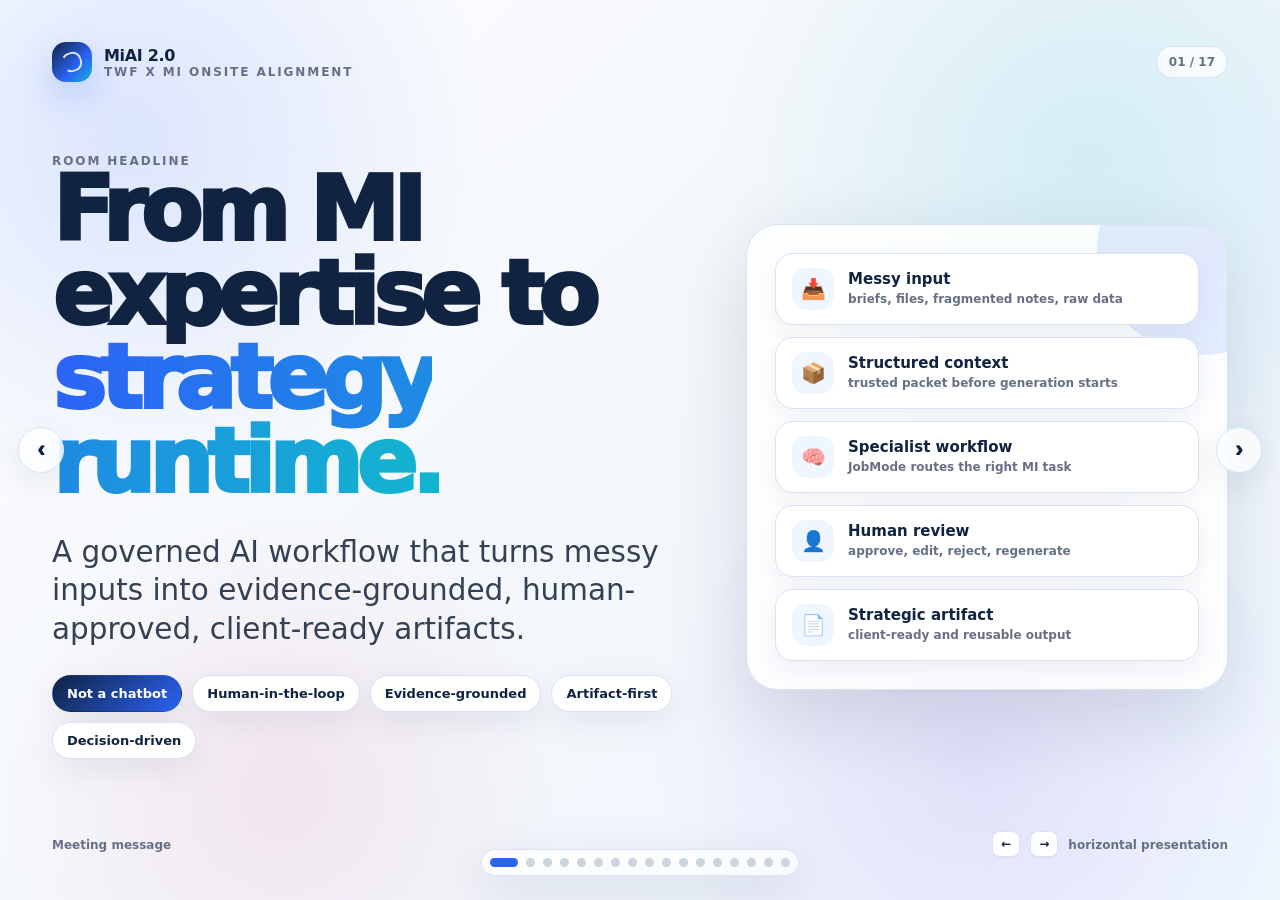
<file: workshop-slides/index.html>
<!DOCTYPE html>
<html lang="en">
<head>
  <meta charset="UTF-8" />
  <meta name="viewport" content="width=device-width, initial-scale=1.0" />
  <title>MiAI 2.0 - Strategy Runtime Deck</title>
  <style>
    :root {
      --bg: #f7f8fc;
      --ink: #101828;
      --muted: #667085;
      --navy: #102341;
      --blue: #2b63f6;
      --cyan: #12b5d0;
      --teal: #11998c;
      --purple: #6f43da;
      --rose: #d9468b;
      --green: #16a34a;
      --orange: #f97316;
      --line: #d9e2f2;
      --card: rgba(255, 255, 255, 0.84);
      --card-strong: #ffffff;
      --shadow: 0 24px 80px rgba(16, 35, 65, 0.14);
      --soft: 0 10px 32px rgba(16, 35, 65, 0.08);
    }

    * {
      box-sizing: border-box;
      margin: 0;
      padding: 0;
    }

    html,
    body {
      height: 100%;
      overflow: hidden;
      background: var(--bg);
      font-family: "Inter", "Segoe UI", system-ui, sans-serif;
      color: var(--ink);
    }

    body::before {
      content: "";
      position: fixed;
      inset: 0;
      pointer-events: none;
      z-index: 0;
      background:
        radial-gradient(circle at 10% 15%, rgba(43, 99, 246, 0.15), transparent 26%),
        radial-gradient(circle at 85% 18%, rgba(18, 181, 208, 0.14), transparent 28%),
        radial-gradient(circle at 76% 84%, rgba(111, 67, 218, 0.12), transparent 26%),
        radial-gradient(circle at 22% 88%, rgba(217, 70, 139, 0.10), transparent 22%),
        linear-gradient(135deg, #fcfdff 0%, #f4f7fb 48%, #eef5ff 100%);
    }

    .deck {
      position: relative;
      z-index: 1;
      display: flex;
      width: 100vw;
      height: 100vh;
      overflow-x: auto;
      overflow-y: hidden;
      scroll-snap-type: x mandatory;
      scroll-behavior: smooth;
    }

    .slide {
      width: 100vw;
      min-width: 100vw;
      height: 100vh;
      padding: 42px 52px;
      display: grid;
      grid-template-rows: auto 1fr auto;
      gap: 24px;
      scroll-snap-align: start;
      position: relative;
    }

    .slide-inner {
      height: 100%;
      display: grid;
      align-items: center;
      gap: 24px;
    }

    .topbar,
    .footer {
      display: flex;
      align-items: center;
      justify-content: space-between;
      gap: 18px;
      position: relative;
      z-index: 2;
    }

    .brand {
      display: flex;
      align-items: center;
      gap: 12px;
      color: var(--navy);
      font-weight: 900;
      letter-spacing: -0.02em;
    }

    .logo {
      width: 40px;
      height: 40px;
      border-radius: 14px;
      background: linear-gradient(135deg, var(--navy), var(--blue) 62%, var(--cyan));
      box-shadow: 0 14px 34px rgba(43, 99, 246, 0.24);
      position: relative;
    }

    .logo::after {
      content: "";
      position: absolute;
      inset: 10px;
      border: 2px solid rgba(255, 255, 255, 0.84);
      border-left-color: transparent;
      border-radius: 9px;
      transform: rotate(-18deg);
    }

    .kicker,
    .mini-label {
      font-size: 12px;
      text-transform: uppercase;
      letter-spacing: 0.16em;
      color: var(--muted);
      font-weight: 800;
    }

    .counter {
      font-size: 12px;
      color: var(--muted);
      font-weight: 800;
      padding: 8px 12px;
      border-radius: 999px;
      background: rgba(255, 255, 255, 0.72);
      border: 1px solid rgba(217, 226, 242, 0.95);
      backdrop-filter: blur(14px);
    }

    h1 {
      font-size: clamp(44px, 7vw, 94px);
      line-height: 0.94;
      letter-spacing: -0.065em;
      color: var(--navy);
      max-width: 1120px;
      font-weight: 950;
    }

    h2 {
      font-size: clamp(34px, 5vw, 66px);
      line-height: 0.98;
      letter-spacing: -0.05em;
      color: var(--navy);
      font-weight: 950;
      margin-bottom: 18px;
    }

    h3 {
      font-size: 21px;
      line-height: 1.08;
      color: var(--navy);
      font-weight: 900;
      letter-spacing: -0.025em;
    }

    p {
      font-size: 18px;
      line-height: 1.55;
      color: var(--muted);
    }

    ul,
    ol {
      list-style: none;
    }

    .big-copy {
      font-size: clamp(22px, 2.3vw, 33px);
      line-height: 1.32;
      color: #344054;
      max-width: 980px;
      font-weight: 500;
    }

    .accent {
      background: linear-gradient(90deg, var(--blue), var(--cyan));
      -webkit-background-clip: text;
      background-clip: text;
      color: transparent;
    }

    .footer {
      font-size: 12px;
      color: var(--muted);
      font-weight: 700;
    }

    .navhint {
      display: flex;
      align-items: center;
      gap: 10px;
    }

    .key {
      border: 1px solid var(--line);
      border-bottom-width: 2px;
      background: #fff;
      border-radius: 8px;
      padding: 5px 8px;
      color: var(--navy);
      font-weight: 900;
    }

    .hero-grid,
    .grid-2,
    .compare,
    .workshop,
    .priority-columns {
      display: grid;
      gap: 24px;
      align-items: stretch;
    }

    .hero-grid {
      grid-template-columns: 1.15fr 0.85fr;
      align-items: center;
      gap: 42px;
    }

    .grid-2,
    .compare,
    .workshop {
      grid-template-columns: 1fr 1fr;
    }

    .grid-3 {
      display: grid;
      grid-template-columns: repeat(3, 1fr);
      gap: 20px;
    }

    .grid-4 {
      display: grid;
      grid-template-columns: repeat(4, 1fr);
      gap: 16px;
    }

    .job-grid {
      display: grid;
      grid-template-columns: repeat(5, 1fr);
      gap: 14px;
    }

    .hero-card,
    .card,
    .compare-col,
    .node,
    .board,
    .agenda-item,
    .prototype-screen,
    .feedback-table td,
    .feedback-table th,
    .decision-table td,
    .decision-table th,
    .lane {
      background: var(--card);
      border: 1px solid rgba(217, 226, 242, 0.95);
      box-shadow: var(--soft);
      backdrop-filter: blur(16px);
    }

    .hero-card,
    .board {
      border-radius: 32px;
      padding: 28px;
      box-shadow: var(--shadow);
    }

    .card,
    .compare-col,
    .agenda-item,
    .prototype-screen,
    .lane {
      border-radius: 24px;
      padding: 22px;
    }

    .hero-card {
      position: relative;
      overflow: hidden;
    }

    .hero-card::before {
      content: "";
      position: absolute;
      top: -80px;
      right: -80px;
      width: 210px;
      height: 210px;
      border-radius: 50%;
      background: rgba(43, 99, 246, 0.12);
    }

    .stack-flow,
    .agenda,
    .flow-list,
    .journey-list,
    .review-actions,
    .priority-list,
    .board-list {
      display: flex;
      flex-direction: column;
      gap: 12px;
      position: relative;
      z-index: 1;
    }

    .flow-item,
    .journey-step,
    .action-item,
    .priority-item,
    .board-item {
      display: grid;
      grid-template-columns: 42px 1fr;
      gap: 14px;
      align-items: center;
      background: var(--card-strong);
      border: 1px solid var(--line);
      border-radius: 18px;
      padding: 14px 16px;
      box-shadow: 0 8px 24px rgba(16, 35, 65, 0.06);
    }

    .flow-icon,
    .step-icon,
    .action-icon,
    .board-icon {
      width: 42px;
      height: 42px;
      border-radius: 14px;
      display: grid;
      place-items: center;
      background: #eff6ff;
      color: var(--blue);
      font-size: 20px;
      font-weight: 900;
    }

    .flow-item strong,
    .journey-step strong,
    .action-item strong,
    .board-item strong {
      font-size: 15px;
      color: var(--navy);
      display: block;
    }

    .flow-item span,
    .journey-step span,
    .action-item span,
    .board-item span,
    .priority-item span,
    .job span {
      font-size: 12px;
      color: var(--muted);
      font-weight: 700;
      line-height: 1.35;
    }

    .pills {
      display: flex;
      flex-wrap: wrap;
      gap: 10px;
      margin-top: 26px;
    }

    .pill {
      padding: 10px 14px;
      border-radius: 999px;
      background: #fff;
      border: 1px solid var(--line);
      box-shadow: var(--soft);
      font-size: 13px;
      font-weight: 850;
      color: var(--navy);
    }

    .pill.hot {
      background: linear-gradient(135deg, var(--navy), var(--blue));
      color: #fff;
      border-color: transparent;
    }

    .card .tag,
    .compare-tag,
    .proto-tag,
    .lane-tag {
      display: inline-flex;
      margin-bottom: 14px;
      padding: 7px 10px;
      border-radius: 999px;
      font-size: 11px;
      text-transform: uppercase;
      letter-spacing: 0.12em;
      color: var(--blue);
      font-weight: 950;
      background: #eff6ff;
    }

    .compare-col.miai {
      background: linear-gradient(145deg, #102341, #234dbf);
      color: #fff;
      border-color: rgba(255, 255, 255, 0.14);
    }

    .compare-col.miai h3,
    .compare-col.miai li,
    .compare-col.miai p {
      color: #fff;
    }

    .compare-col ul {
      display: flex;
      flex-direction: column;
      gap: 14px;
    }

    .compare-col li {
      font-size: 16px;
      color: #344054;
      font-weight: 700;
      line-height: 1.35;
      display: flex;
      gap: 10px;
    }

    .compare-col li::before {
      content: "→";
      color: var(--blue);
      font-weight: 950;
    }

    .compare-col.miai li::before {
      color: #8ce7f7;
    }

    .runtime {
      display: grid;
      grid-template-columns: repeat(4, 1fr);
      gap: 14px;
      align-items: stretch;
    }

    .node {
      border-radius: 20px;
      padding: 18px 14px;
      min-height: 134px;
      position: relative;
      overflow: hidden;
      display: grid;
      gap: 8px;
      align-content: start;
    }

    .node::before {
      content: "";
      position: absolute;
      inset: 0 auto auto 0;
      width: 100%;
      height: 5px;
      background: linear-gradient(90deg, var(--blue), var(--cyan));
    }

    .node strong {
      font-size: 14px;
      line-height: 1.15;
      color: var(--navy);
    }

    .node span {
      font-size: 11px;
      color: var(--muted);
      font-weight: 700;
      line-height: 1.35;
    }

    .node .num {
      font-size: 12px;
      font-weight: 950;
      color: var(--blue);
    }

    .job {
      background: rgba(255, 255, 255, 0.88);
      border: 1px solid var(--line);
      border-radius: 20px;
      padding: 16px;
      min-height: 138px;
      box-shadow: 0 8px 24px rgba(16, 35, 65, 0.06);
      position: relative;
      overflow: hidden;
    }

    .job::before {
      content: "";
      position: absolute;
      left: 0;
      top: 0;
      height: 5px;
      width: 100%;
      background: linear-gradient(90deg, var(--blue), var(--cyan));
    }

    .job:nth-child(4)::before,
    .job:nth-child(5)::before {
      background: linear-gradient(90deg, var(--teal), var(--green));
    }

    .job:nth-child(6)::before,
    .job:nth-child(7)::before,
    .job:nth-child(8)::before {
      background: linear-gradient(90deg, var(--purple), var(--rose));
    }

    .job:nth-child(9)::before,
    .job:nth-child(10)::before {
      background: linear-gradient(90deg, var(--orange), #ef4444);
    }

    .job .num {
      font-size: 12px;
      font-weight: 950;
      color: var(--blue);
      margin-bottom: 12px;
    }

    .job strong {
      display: block;
      font-size: 16px;
      color: var(--navy);
      line-height: 1.15;
      margin-bottom: 8px;
    }

    .artifact-table,
    .decision-table,
    .feedback-table {
      width: 100%;
      border-collapse: separate;
      border-spacing: 0 10px;
    }

    .artifact-table th,
    .decision-table th,
    .feedback-table th {
      text-align: left;
      font-size: 12px;
      text-transform: uppercase;
      letter-spacing: 0.12em;
      color: var(--muted);
      padding: 0 14px;
      background: transparent;
      box-shadow: none;
      border: 0;
    }

    .artifact-table td,
    .decision-table td,
    .feedback-table td {
      background: rgba(255, 255, 255, 0.88);
      border-top: 1px solid var(--line);
      border-bottom: 1px solid var(--line);
      padding: 15px 14px;
      font-size: 14px;
      font-weight: 750;
      color: #344054;
    }

    .artifact-table td:first-child,
    .decision-table td:first-child,
    .feedback-table td:first-child {
      border-left: 1px solid var(--line);
      border-radius: 16px 0 0 16px;
      color: var(--blue);
      font-weight: 950;
    }

    .artifact-table td:last-child,
    .decision-table td:last-child,
    .feedback-table td:last-child {
      border-right: 1px solid var(--line);
      border-radius: 0 16px 16px 0;
    }

    .prototype-stack {
      display: grid;
      grid-template-columns: 1.15fr 0.85fr;
      gap: 24px;
      align-items: stretch;
    }

    .screen-collage {
      display: grid;
      grid-template-columns: repeat(3, 1fr);
      gap: 14px;
    }

    .prototype-screen {
      min-height: 150px;
      display: grid;
      align-content: start;
      gap: 10px;
      position: relative;
      overflow: hidden;
    }

    .prototype-screen::before {
      content: "";
      position: absolute;
      inset: 0 0 auto 0;
      height: 5px;
      background: linear-gradient(90deg, var(--blue), var(--cyan));
    }

    .screen-wire {
      display: grid;
      gap: 8px;
      margin-top: 6px;
    }

    .wire-line,
    .wire-block {
      border-radius: 999px;
      background: linear-gradient(90deg, rgba(43, 99, 246, 0.14), rgba(18, 181, 208, 0.12));
    }

    .wire-line {
      height: 10px;
      width: 78%;
    }

    .wire-line.short {
      width: 52%;
    }

    .wire-block {
      border-radius: 16px;
      min-height: 58px;
    }

    .proto-layout {
      display: grid;
      grid-template-columns: 0.9fr 1.4fr 0.9fr;
      gap: 14px;
      margin-top: 6px;
    }

    .proto-panel,
    .proto-card,
    .proto-sidebar {
      background: rgba(255, 255, 255, 0.88);
      border: 1px solid var(--line);
      border-radius: 18px;
      padding: 14px;
      box-shadow: 0 8px 24px rgba(16, 35, 65, 0.06);
    }

    .proto-panel ul,
    .proto-sidebar ul {
      display: flex;
      flex-direction: column;
      gap: 8px;
    }

    .proto-panel li,
    .proto-sidebar li,
    .proto-card li {
      font-size: 12px;
      color: var(--muted);
      font-weight: 700;
      line-height: 1.35;
    }

    .proto-card-grid {
      display: grid;
      grid-template-columns: repeat(2, 1fr);
      gap: 10px;
    }

    .proto-card {
      min-height: 92px;
    }

    .journey-map,
    .review-gate {
      display: grid;
      gap: 14px;
    }

    .journey-track {
      display: grid;
      grid-template-columns: repeat(5, 1fr);
      gap: 12px;
    }

    .journey-pill {
      min-height: 108px;
      border-radius: 20px;
      padding: 16px;
      background: rgba(255, 255, 255, 0.88);
      border: 1px solid var(--line);
      box-shadow: 0 8px 24px rgba(16, 35, 65, 0.06);
      display: grid;
      align-content: start;
      gap: 10px;
      position: relative;
    }

    .journey-pill::after {
      content: "→";
      position: absolute;
      right: -10px;
      top: 50%;
      transform: translateY(-50%);
      color: var(--blue);
      font-weight: 950;
      font-size: 20px;
    }

    .journey-pill:last-child::after {
      display: none;
    }

    .journey-pill strong {
      font-size: 14px;
      color: var(--navy);
      line-height: 1.15;
    }

    .journey-pill span {
      font-size: 12px;
      color: var(--muted);
      font-weight: 700;
      line-height: 1.35;
    }

    .status {
      display: inline-flex;
      padding: 6px 10px;
      border-radius: 999px;
      background: #ecfdf3;
      color: #027a48;
      font-size: 12px;
      font-weight: 950;
      width: fit-content;
    }

    .priority-columns {
      grid-template-columns: repeat(3, 1fr);
      gap: 18px;
    }

    .lane {
      min-height: 280px;
    }

    .lane.p0::before,
    .lane.p1::before,
    .lane.later::before {
      content: "";
      display: block;
      width: 100%;
      height: 5px;
      border-radius: 999px;
      margin-bottom: 16px;
    }

    .lane.p0::before {
      background: linear-gradient(90deg, var(--blue), var(--cyan));
    }

    .lane.p1::before {
      background: linear-gradient(90deg, var(--teal), var(--green));
    }

    .lane.later::before {
      background: linear-gradient(90deg, var(--purple), var(--rose));
    }

    .priority-item {
      grid-template-columns: 30px 1fr;
    }

    .priority-item strong {
      font-size: 15px;
      color: var(--navy);
    }

    .board-grid {
      display: grid;
      grid-template-columns: repeat(5, 1fr);
      gap: 14px;
    }

    .board-card {
      min-height: 160px;
      border-radius: 22px;
      padding: 18px;
      background: rgba(255, 255, 255, 0.88);
      border: 1px solid var(--line);
      box-shadow: 0 8px 24px rgba(16, 35, 65, 0.06);
      position: relative;
      overflow: hidden;
    }

    .board-card::before {
      content: "";
      position: absolute;
      inset: 0 auto auto 0;
      width: 100%;
      height: 5px;
      background: linear-gradient(90deg, var(--blue), var(--cyan));
    }

    .board-card h3 {
      margin-bottom: 10px;
      font-size: 18px;
    }

    .board-card p {
      font-size: 13px;
      line-height: 1.45;
    }

    .closing-quote {
      font-size: clamp(40px, 6vw, 84px);
      letter-spacing: -0.06em;
      line-height: 1.02;
      color: var(--navy);
      font-weight: 950;
      max-width: 1140px;
    }

    .closing-sub {
      font-size: 24px;
      color: #344054;
      max-width: 980px;
      margin-top: 22px;
      line-height: 1.4;
    }

    .controls {
      position: fixed;
      bottom: 24px;
      left: 50%;
      transform: translateX(-50%);
      z-index: 20;
      display: flex;
      align-items: center;
      gap: 8px;
      padding: 8px;
      border-radius: 999px;
      background: rgba(255, 255, 255, 0.74);
      border: 1px solid rgba(217, 226, 242, 0.92);
      box-shadow: 0 18px 50px rgba(16, 35, 65, 0.14);
      backdrop-filter: blur(18px);
    }

    .dot {
      width: 9px;
      height: 9px;
      border-radius: 999px;
      background: #cbd5e1;
      border: 0;
      cursor: pointer;
      transition: 0.2s;
    }

    .dot.active {
      width: 28px;
      background: var(--blue);
    }

    .arrow {
      position: fixed;
      top: 50%;
      transform: translateY(-50%);
      z-index: 19;
      width: 46px;
      height: 46px;
      border-radius: 50%;
      border: 1px solid var(--line);
      background: rgba(255, 255, 255, 0.74);
      backdrop-filter: blur(12px);
      box-shadow: var(--soft);
      cursor: pointer;
      color: var(--navy);
      font-weight: 950;
      font-size: 22px;
    }

    .arrow.left {
      left: 18px;
    }

    .arrow.right {
      right: 18px;
    }

    .arrow:hover {
      background: #fff;
      color: var(--blue);
    }

    @media (max-width: 1100px) {
      .slide {
        padding: 34px 26px;
      }

      .hero-grid,
      .grid-2,
      .compare,
      .workshop,
      .priority-columns,
      .prototype-stack {
        grid-template-columns: 1fr;
      }

      .grid-3,
      .grid-4,
      .job-grid,
      .runtime,
      .board-grid,
      .journey-track,
      .screen-collage {
        grid-template-columns: repeat(2, 1fr);
      }

      .proto-layout {
        grid-template-columns: 1fr;
      }

      .slide {
        overflow-y: auto;
      }

      .deck {
        overflow-y: hidden;
      }
    }

    @media (max-width: 640px) {
      h1 {
        font-size: 48px;
      }

      h2 {
        font-size: 36px;
      }

      .job-grid,
      .runtime,
      .board-grid,
      .journey-track,
      .grid-3,
      .grid-4,
      .screen-collage,
      .proto-card-grid {
        grid-template-columns: 1fr;
      }

      .slide {
        height: 100dvh;
      }

      .topbar {
        align-items: flex-start;
      }

      .counter,
      .arrow {
        display: none;
      }

      .controls {
        bottom: 12px;
      }
    }
  </style>
</head>
<body>
  <button class="arrow left" onclick="go(-1)">‹</button>
  <button class="arrow right" onclick="go(1)">›</button>

  <div class="deck" id="deck">
    <section class="slide" data-title="Opening">
      <div class="topbar">
        <div class="brand">
          <div class="logo"></div>
          <div>
            <div>MiAI 2.0</div>
            <div class="kicker">TWF x MI Onsite Alignment</div>
          </div>
        </div>
        <div class="counter">01 / 17</div>
      </div>
      <div class="slide-inner hero-grid">
        <div>
          <div class="mini-label">Room headline</div>
          <h1>From MI expertise to <span class="accent">strategy runtime.</span></h1>
          <p class="big-copy" style="margin-top: 28px;">A governed AI workflow that turns messy inputs into evidence-grounded, human-approved, client-ready artifacts.</p>
          <div class="pills">
            <span class="pill hot">Not a chatbot</span>
            <span class="pill">Human-in-the-loop</span>
            <span class="pill">Evidence-grounded</span>
            <span class="pill">Artifact-first</span>
            <span class="pill">Decision-driven</span>
          </div>
        </div>
        <div class="hero-card">
          <div class="stack-flow">
            <div class="flow-item"><div class="flow-icon">📥</div><div><strong>Messy input</strong><span>briefs, files, fragmented notes, raw data</span></div></div>
            <div class="flow-item"><div class="flow-icon">📦</div><div><strong>Structured context</strong><span>trusted packet before generation starts</span></div></div>
            <div class="flow-item"><div class="flow-icon">🧠</div><div><strong>Specialist workflow</strong><span>JobMode routes the right MI task</span></div></div>
            <div class="flow-item"><div class="flow-icon">👤</div><div><strong>Human review</strong><span>approve, edit, reject, regenerate</span></div></div>
            <div class="flow-item"><div class="flow-icon">📄</div><div><strong>Strategic artifact</strong><span>client-ready and reusable output</span></div></div>
          </div>
        </div>
      </div>
      <div class="footer"><span>Meeting message</span><span class="navhint"><span class="key">←</span><span class="key">→</span> horizontal presentation</span></div>
    </section>

    <section class="slide" data-title="Why">
      <div class="topbar">
        <div class="brand">
          <div class="logo"></div>
          <div><div>Why MiAI 2.0</div><div class="kicker">The working problem</div></div>
        </div>
        <div class="counter">02 / 17</div>
      </div>
      <div class="slide-inner">
        <div>
          <h2>MI work is strategic, but the input is often messy.</h2>
          <p class="big-copy">MiAI 2.0 should reduce repetitive structuring work while keeping MI judgment in control.</p>
        </div>
        <div class="grid-3">
          <div class="card"><span class="tag">Input</span><h3>Briefs arrive incomplete</h3><p>Project starts often begin with partial direction, missing logic, and unclear deliverable expectations.</p></div>
          <div class="card"><span class="tag">Synthesis</span><h3>Files and research are scattered</h3><p>Teams spend time stitching together notes, decks, reports, and signals before thinking can move forward.</p></div>
          <div class="card"><span class="tag">Control</span><h3>Outputs still need governance</h3><p>Recommendations, narratives, and presentation quality all need review before MI can trust them.</p></div>
        </div>
      </div>
      <div class="footer"><span>Why it matters</span><span>Structure the work before the AI starts generating.</span></div>
    </section>

    <section class="slide" data-title="What MiAI Is">
      <div class="topbar">
        <div class="brand">
          <div class="logo"></div>
          <div><div>What MiAI 2.0 Is</div><div class="kicker">Core positioning</div></div>
        </div>
        <div class="counter">03 / 17</div>
      </div>
      <div class="slide-inner workshop">
        <div>
          <h2>MiAI 2.0 is a human-in-the-loop strategy runtime.</h2>
          <p class="big-copy">The system does not only answer. It organizes work, checks context, retrieves evidence, routes agents, pauses for review, and produces reusable artifacts.</p>
        </div>
        <div class="compare">
          <div class="compare-col">
            <span class="compare-tag">Starts with</span>
            <h3>Messy MI work material</h3>
            <ul>
              <li>Briefs, files, and fragmented context</li>
              <li>Unclear task boundaries</li>
              <li>Research that needs synthesis</li>
              <li>Strategy logic that needs structure</li>
            </ul>
          </div>
          <div class="compare-col miai">
            <span class="compare-tag">Becomes</span>
            <h3>Governed strategic output</h3>
            <ul>
              <li>Context Packet before generation</li>
              <li>Evidence retrieval before recommendation</li>
              <li>JobMode-based workflow selection</li>
              <li>Versioned, client-ready artifacts</li>
            </ul>
          </div>
        </div>
      </div>
      <div class="footer"><span>One-line definition</span><span>MiAI turns messy MI inputs into approved strategic artifacts.</span></div>
    </section>

    <section class="slide" data-title="Runtime Flow">
      <div class="topbar">
        <div class="brand">
          <div class="logo"></div>
          <div><div>Runtime Flow</div><div class="kicker">From raw input to approved artifact</div></div>
        </div>
        <div class="counter">04 / 17</div>
      </div>
      <div class="slide-inner">
        <div>
          <h2>From raw input to approved artifact.</h2>
          <p class="big-copy">Make the runtime visible so the room understands where automation helps and where human approval still matters.</p>
        </div>
        <div class="runtime">
          <div class="node"><div class="num">01</div><strong>User creates project</strong><span>set the working container and objective</span></div>
          <div class="node"><div class="num">02</div><strong>Build Context Packet</strong><span>extract, clean, and structure source material</span></div>
          <div class="node"><div class="num">03</div><strong>Retrieve evidence</strong><span>bring in support before recommendations form</span></div>
          <div class="node"><div class="num">04</div><strong>Select JobMode</strong><span>choose the MI work type intentionally</span></div>
          <div class="node"><div class="num">05</div><strong>Generate artifacts</strong><span>specialist agents produce job-specific outputs</span></div>
          <div class="node"><div class="num">06</div><strong>Human review</strong><span>approve, edit, reject, or add notes</span></div>
          <div class="node"><div class="num">07</div><strong>Regenerate selected artifact</strong><span>iterate only where needed, not the whole run</span></div>
          <div class="node"><div class="num">08</div><strong>Export final artifact</strong><span>deliver the versioned output the team trusts</span></div>
        </div>
      </div>
      <div class="footer"><span>Governance principle</span><span>The system is controlled, reviewable, and artifact-based.</span></div>
    </section>

    <section class="slide" data-title="JobModes">
      <div class="topbar">
        <div class="brand">
          <div class="logo"></div>
          <div><div>4 Pillars Job Mode Model</div><div class="kicker">Locked system, flexible user language</div></div>
        </div>
        <div class="counter">05 / 17</div>
      </div>
      <div class="slide-inner">
        <div>
          <h2>JobMode should sit on top of a locked 4-pillar operating model.</h2>
          <p class="big-copy">Users may see or create custom JobModes, but the system should always lock pillar, default mode, artifact type, and governance rule underneath.</p>
        </div>
        <div class="grid-2">
          <div class="card">
            <span class="tag">Core principle</span>
            <h3>User sees custom Job Mode</h3>
            <p>System locks: Pillar + Default Mode + Artifact Type + Governance Rule.</p>
          </div>
          <div class="card">
            <span class="tag">Operating logic</span>
            <p><strong>Pillar</strong> = locked system category<br /><strong>Job Mode</strong> = default or custom run type<br /><strong>Artifact</strong> = governed output<br /><strong>Permutation</strong> = allowed workflow combination</p>
          </div>
        </div>
        <div class="job-grid">
          <div class="job"><div class="num">P1</div><strong>Strategy Intelligence JobModes</strong><span>understand, diagnose, and define strategy</span></div>
          <div class="job"><div class="num">P2</div><strong>Execution Planning JobModes</strong><span>translate strategy into action</span></div>
          <div class="job"><div class="num">P3</div><strong>Presentation &amp; Output JobModes</strong><span>turn thinking into client-ready output</span></div>
          <div class="job"><div class="num">P4</div><strong>Governance, Review &amp; Workflow</strong><span>control quality, approval, versioning, and process</span></div>
        </div>
      </div>
      <div class="footer"><span>System rule</span><span>MiAI should not become a free-form chatbot. It should stay artifact-driven and governed.</span></div>
    </section>

    <section class="slide" data-title="Strategy Intelligence">
      <div class="topbar">
        <div class="brand">
          <div class="logo"></div>
          <div><div>Pillar 1</div><div class="kicker">Strategy Intelligence JobModes</div></div>
        </div>
        <div class="counter">06 / 17</div>
      </div>
      <div class="slide-inner">
        <div>
          <h2>This is the default core engine for strategy work.</h2>
          <p class="big-copy">Pillar 1 should cover the modes that structure messy inputs, diagnose the real problem, build strategy, and map work into MI or client frameworks.</p>
        </div>
        <table class="decision-table">
          <thead>
            <tr><th>Default Job Mode</th><th>What It Does</th><th>Primary Artifact</th></tr>
          </thead>
          <tbody>
            <tr><td>Context Builder</td><td>Structures messy briefs, TOR, old files, client inputs, market information, consumer information, and competitor information into trusted context.</td><td>Context Summary / Market &amp; Consumer Report / Research Digest</td></tr>
            <tr><td>Diagnosis</td><td>Analyzes business challenge, market trends, consumer behavior, pain points, opportunity gaps, and strategic problem.</td><td>Problem Definition / Insight Framework / Opportunity Map</td></tr>
            <tr><td>Strategy Development</td><td>Builds communication strategy, campaign framework, strategic recommendations, and messaging architecture.</td><td>Strategy Blueprint / Communication Strategy / Campaign Framework</td></tr>
            <tr><td>Framework Mapping</td><td>Maps existing information into MI/client frameworks, templates, canvases, or planning matrices.</td><td>Framework-filled Template / Strategic Canvas / Planning Matrix</td></tr>
          </tbody>
        </table>
        <div class="card">
          <span class="tag">Permutation examples</span>
          <p>Fast strategy start: Context Builder → Diagnosis → Strategy Development. Research-heavy project: Context Builder → Diagnosis → Framework Mapping → Strategy Development.</p>
        </div>
      </div>
      <div class="footer"><span>Core question</span><span>What is happening, why, and what should we do?</span></div>
    </section>

    <section class="slide" data-title="Execution Planning">
      <div class="topbar">
        <div class="brand">
          <div class="logo"></div>
          <div><div>Pillar 2</div><div class="kicker">Execution Planning JobModes</div></div>
        </div>
        <div class="counter">07 / 17</div>
      </div>
      <div class="slide-inner">
        <div>
          <h2>This pillar starts once strategy is approved or directionally clear.</h2>
          <p class="big-copy">Execution Planning should cover how strategy becomes activation, creator/channel design, measurement, media logic, and production tracking.</p>
        </div>
        <table class="decision-table">
          <thead>
            <tr><th>Default Job Mode</th><th>What It Does</th><th>Primary Artifact</th></tr>
          </thead>
          <tbody>
            <tr><td>Content &amp; Activation Planning</td><td>Turns strategy into content ecosystem, KOL role, customer journey, activation roadmap, and content calendar.</td><td>Content Framework / Activation Plan / Content Calendar</td></tr>
            <tr><td>Creator &amp; Channel Planning</td><td>Recommends creator personas, KOL tiers, channel roles, content formats, and budget allocation.</td><td>KOL Recommendation / Creator Ecosystem / Channel Strategy / Tier Allocation Matrix</td></tr>
            <tr><td>Measurement Design</td><td>Defines campaign KPI, measurement logic, success criteria, and evaluation approach.</td><td>Measurement Framework / KPI Structure / Success Metric Definition</td></tr>
            <tr><td>Media / Campaign Planning</td><td>Builds media mix, phase plan, channel role, budget logic, and KPI mapping.</td><td>Media Plan Blueprint / Phase Table / Channel Role Matrix</td></tr>
            <tr><td>Timeline &amp; Production Tracking</td><td>Converts plan into timeline, Gantt, RACI, and responsibility matrix.</td><td>Gantt Chart / Responsibility Matrix / Production Tracker</td></tr>
          </tbody>
        </table>
        <div class="card">
          <span class="tag">Permutation examples</span>
          <p>Campaign activation: Strategy Development → Content &amp; Activation Planning. Full campaign planning: Strategy Development → Content → Creator &amp; Channel → Measurement → Timeline Tracking.</p>
        </div>
      </div>
      <div class="footer"><span>Core question</span><span>How do we activate this in market?</span></div>
    </section>

    <section class="slide" data-title="Presentation Output">
      <div class="topbar">
        <div class="brand">
          <div class="logo"></div>
          <div><div>Pillar 3</div><div class="kicker">Presentation &amp; Output JobModes</div></div>
        </div>
        <div class="counter">08 / 17</div>
      </div>
      <div class="slide-inner">
        <div>
          <h2>This pillar turns thinking into client-facing deliverables.</h2>
          <p class="big-copy">Presentation &amp; Output should cover narrative, deck production, creative assets, business writing, and visualization support for delivery-ready communication.</p>
        </div>
        <table class="decision-table">
          <thead>
            <tr><th>Default Job Mode</th><th>What It Does</th><th>Primary Artifact</th></tr>
          </thead>
          <tbody>
            <tr><td>Storytelling Presentation</td><td>Converts strategy into executive storyline, slide structure, and presentation-ready flow.</td><td>Storyline / Presentation Draft / Beautiful.ai Prompt</td></tr>
            <tr><td>Presentation Ideation</td><td>Creates fresh presentation angles, hooks, key message framework, and strategic narrative.</td><td>Presentation Angle / Key Message Framework / Strategic Narrative</td></tr>
            <tr><td>Deck Production</td><td>Turns approved strategy into pitch deck flow from cover to ask.</td><td>Pitch Deck / One-pager / Standalone Slide</td></tr>
            <tr><td>Creative Asset Generation</td><td>Generates visual concepts, diagrams, mockups, icons, and infographics.</td><td>Concept Visuals / Mockups / Icons / Infographics</td></tr>
            <tr><td>Business Writing</td><td>Drafts proposals, executive summaries, business documents, emails, and meeting notes.</td><td>Executive Summary / Proposal / Business Email / Meeting Notes</td></tr>
            <tr><td>Data Visualization Support</td><td>Turns report findings into charts, graphs, and presentation-ready visuals.</td><td>Chart Design / Data Visualization / Report Visual Assets</td></tr>
          </tbody>
        </table>
        <div class="card">
          <span class="tag">Permutation examples</span>
          <p>Strategy to deck: Strategy Development → Storytelling Presentation → Deck Production. Visual-heavy deck: Storytelling Presentation → Creative Asset Generation → Deck Production.</p>
        </div>
      </div>
      <div class="footer"><span>Core question</span><span>How do we package and present this?</span></div>
    </section>

    <section class="slide" data-title="Governance Workflow">
      <div class="topbar">
        <div class="brand">
          <div class="logo"></div>
          <div><div>Pillar 4</div><div class="kicker">Governance, Review &amp; Workflow</div></div>
        </div>
        <div class="counter">09 / 17</div>
      </div>
      <div class="slide-inner">
        <div>
          <h2>This is the locked control layer of the system.</h2>
          <p class="big-copy">Governance, Review &amp; Workflow should be tighter than the other pillars because it controls quality, approval, versioning, templates, prompt systems, and reporting.</p>
        </div>
        <table class="decision-table">
          <thead>
            <tr><th>Default Job Mode</th><th>What It Does</th><th>Primary Artifact</th></tr>
          </thead>
          <tbody>
            <tr><td>Review &amp; Optimization</td><td>Reviews strategy, presentation, messaging, clarity, logic, and business impact.</td><td>Review Report / Improvement Recommendations / Final Optimized Version</td></tr>
            <tr><td>QA &amp; Visual Check</td><td>Checks deck/PDF/JPG rendering, layout, overflow, colors, and visual consistency before sending.</td><td>QA Screenshot Review / Layout Issue Log</td></tr>
            <tr><td>Artifact Versioning</td><td>Tracks artifact versions, supersedes old versions, and preserves history.</td><td>Versioned Artifact / Artifact History</td></tr>
            <tr><td>Human Approval</td><td>Allows users to approve, edit, reject, regenerate, or lock output.</td><td>Review Decision / Approval Record</td></tr>
            <tr><td>Workflow Template Design</td><td>Builds templates, working sheets, structured workflows, and input sheets.</td><td>Working Template / Input Sheet / Workflow Structure</td></tr>
            <tr><td>AI Prompt Development</td><td>Creates reusable prompt templates and workflow prompts.</td><td>AI Prompt Template / Prompt Library / Workflow Prompt</td></tr>
            <tr><td>Performance Reporting</td><td>Summarizes live or weekly campaign performance and learnings.</td><td>Performance Report / Optimization Notes</td></tr>
          </tbody>
        </table>
        <div class="card">
          <span class="tag">Governance rule</span>
          <p>Every custom Job Mode should map back to one locked pillar, one default system mode, one primary artifact type, and one governance rule set.</p>
        </div>
      </div>
      <div class="footer"><span>Core question</span><span>Is this correct, approved, reusable, and trackable?</span></div>
    </section>

    <section class="slide" data-title="Artifacts">
      <div class="topbar">
        <div class="brand">
          <div class="logo"></div>
          <div><div>Governed Artifacts</div><div class="kicker">Each default mode should create a reusable output</div></div>
        </div>
        <div class="counter">10 / 17</div>
      </div>
      <div class="slide-inner">
        <div>
          <h2>Each default Job Mode should create a governed artifact.</h2>
          <p class="big-copy">The system stays practical when every mode produces an evidence-grounded, versioned, reviewable output that the next mode can reuse.</p>
        </div>
        <table class="artifact-table">
          <thead>
            <tr><th>Pillar</th><th>Default Job Mode</th><th>Example artifact</th></tr>
          </thead>
          <tbody>
            <tr><td>Strategy Intelligence</td><td>Context Builder</td><td>Context Summary / Research Digest</td></tr>
            <tr><td>Strategy Intelligence</td><td>Diagnosis</td><td>Problem Definition / Opportunity Map</td></tr>
            <tr><td>Strategy Intelligence</td><td>Strategy Development</td><td>Strategy Blueprint / Communication Strategy</td></tr>
            <tr><td>Strategy Intelligence</td><td>Framework Mapping</td><td>Strategic Canvas / Planning Matrix</td></tr>
            <tr><td>Execution Planning</td><td>Content &amp; Activation Planning</td><td>Activation Plan / Content Calendar</td></tr>
            <tr><td>Execution Planning</td><td>Creator &amp; Channel Planning</td><td>Creator Ecosystem / Tier Allocation Matrix</td></tr>
            <tr><td>Execution Planning</td><td>Measurement Design</td><td>KPI Framework / Success Metric Definition</td></tr>
            <tr><td>Presentation &amp; Output</td><td>Storytelling Presentation</td><td>Storyline / Presentation Draft</td></tr>
            <tr><td>Presentation &amp; Output</td><td>Deck Production</td><td>Pitch Deck / One-pager</td></tr>
            <tr><td>Presentation &amp; Output</td><td>Creative Asset Generation</td><td>Concept Visuals / Infographics</td></tr>
            <tr><td>Governance, Review &amp; Workflow</td><td>Review &amp; Optimization</td><td>Review Report / Final Optimized Version</td></tr>
            <tr><td>Governance, Review &amp; Workflow</td><td>Human Approval</td><td>Approval Record / Locked Output</td></tr>
          </tbody>
        </table>
      </div>
      <div class="footer"><span>Artifact rule</span><span>Every artifact should be evidence-grounded, versioned, reviewable, reusable, and traceable to its inputs.</span></div>
    </section>

    <section class="slide" data-title="Prototype Overview">
      <div class="topbar">
        <div class="brand">
          <div class="logo"></div>
          <div><div>Paper Prototype</div><div class="kicker">Discussion prototype, not final UI</div></div>
        </div>
        <div class="counter">11 / 17</div>
      </div>
      <div class="slide-inner prototype-stack">
        <div>
          <h2>How MI users may experience MiAI 2.0.</h2>
          <p class="big-copy">Use the paper prototype to align product behavior before build: how users start work, select JobModes, review artifacts, chat with context, and export outputs.</p>
          <div class="screen-collage" style="margin-top: 26px;">
            <div class="prototype-screen"><span class="proto-tag">01 Dashboard</span><h3>Project overview</h3><div class="screen-wire"><div class="wire-line"></div><div class="wire-block"></div><div class="wire-line short"></div></div></div>
            <div class="prototype-screen"><span class="proto-tag">02 Create Project</span><h3>Mode and source setup</h3><div class="screen-wire"><div class="wire-line"></div><div class="wire-line short"></div><div class="wire-block"></div></div></div>
            <div class="prototype-screen"><span class="proto-tag">03 Context Packet</span><h3>Trusted source of truth</h3><div class="screen-wire"><div class="wire-block"></div><div class="wire-line"></div><div class="wire-line short"></div></div></div>
            <div class="prototype-screen"><span class="proto-tag">04 Select JobMode</span><h3>Choose MI workflow</h3><div class="screen-wire"><div class="wire-line"></div><div class="wire-block"></div><div class="wire-line short"></div></div></div>
            <div class="prototype-screen"><span class="proto-tag">05 Workspace</span><h3>Artifact generation and edits</h3><div class="screen-wire"><div class="wire-block"></div><div class="wire-block"></div></div></div>
            <div class="prototype-screen"><span class="proto-tag">06 Export</span><h3>Lock final output</h3><div class="screen-wire"><div class="wire-line short"></div><div class="wire-block"></div><div class="wire-line"></div></div></div>
          </div>
        </div>
        <div class="board">
          <div class="stack-flow">
            <div class="flow-item"><div class="flow-icon">1</div><div><strong>Dashboard</strong><span>see active projects and recent work</span></div></div>
            <div class="flow-item"><div class="flow-icon">2</div><div><strong>Create Project Modes</strong><span>set up the task, source type, and context</span></div></div>
            <div class="flow-item"><div class="flow-icon">3</div><div><strong>Context Packet</strong><span>inspect what MiAI extracted before it runs</span></div></div>
            <div class="flow-item"><div class="flow-icon">4</div><div><strong>Select JobMode</strong><span>choose the type of MI work explicitly</span></div></div>
            <div class="flow-item"><div class="flow-icon">5</div><div><strong>Artifact Workspace</strong><span>generate, compare, review, and refine output</span></div></div>
            <div class="flow-item"><div class="flow-icon">6</div><div><strong>Context-Aware Chat + Export</strong><span>work with context and lock final deliverables</span></div></div>
          </div>
        </div>
      </div>
      <div class="footer"><span>Prototype message</span><span>A working prototype to align behavior, flow, and decision points before build.</span></div>
    </section>

    <section class="slide" data-title="JobMode Screen">
      <div class="topbar">
        <div class="brand">
          <div class="logo"></div>
          <div><div>JobMode Screen</div><div class="kicker">Choose the type of MI work</div></div>
        </div>
        <div class="counter">12 / 17</div>
      </div>
      <div class="slide-inner">
        <div>
          <h2>JobMode selection should guide the user into the right MI workflow.</h2>
          <p class="big-copy">This screen is where product clarity matters most: users need enough context to choose the correct working mode with confidence.</p>
        </div>
        <div class="proto-layout">
          <div class="proto-panel">
            <span class="proto-tag">Left nav</span>
            <ul>
              <li>Dashboard</li>
              <li>Projects</li>
              <li>JobModes</li>
              <li>Artifacts</li>
              <li>Templates</li>
              <li>Sources</li>
              <li>Team</li>
              <li>Settings</li>
            </ul>
          </div>
          <div class="proto-panel">
            <span class="proto-tag">Main area</span>
            <div class="proto-card-grid">
              <div class="proto-card"><h3>Context Builder</h3><ul><li>trusted context</li><li>research digest</li></ul></div>
              <div class="proto-card"><h3>Diagnosis &amp; Insight</h3><ul><li>problem reading</li><li>gap analysis</li></ul></div>
              <div class="proto-card"><h3>Strategy Development</h3><ul><li>direction</li><li>framework recommendation</li></ul></div>
              <div class="proto-card"><h3>Storytelling Presentation</h3><ul><li>narrative</li><li>deck structure</li></ul></div>
            </div>
          </div>
          <div class="proto-sidebar">
            <span class="proto-tag">Right panel</span>
            <ul>
              <li>About JobMode</li>
              <li>Tips and examples</li>
              <li>User context</li>
              <li>Recently used modes</li>
              <li>Next step guidance</li>
            </ul>
          </div>
        </div>
      </div>
      <div class="footer"><span>Meeting questions</span><span>Should MiAI recommend a mode automatically, and what must the side panel show?</span></div>
    </section>

    <section class="slide" data-title="User Journey">
      <div class="topbar">
        <div class="brand">
          <div class="logo"></div>
          <div><div>Full User Journey</div><div class="kicker">End-to-end runtime visibility</div></div>
        </div>
        <div class="counter">13 / 17</div>
      </div>
      <div class="slide-inner">
        <div>
          <h2>The product journey must make the strategy runtime visible and controllable.</h2>
          <p class="big-copy">The user should understand what the system is doing, what it needs from them, and where approval happens next.</p>
        </div>
        <div class="journey-map">
          <div class="journey-track">
            <div class="journey-pill"><strong>Dashboard</strong><span>orient on current work</span></div>
            <div class="journey-pill"><strong>Create Project</strong><span>set scope, sources, and task</span></div>
            <div class="journey-pill"><strong>Upload Brief / Files</strong><span>give MiAI the raw material</span></div>
            <div class="journey-pill"><strong>Auto-Build Context Packet</strong><span>inspect what was extracted</span></div>
            <div class="journey-pill"><strong>Select JobMode</strong><span>choose the MI work path</span></div>
          </div>
          <div class="journey-track">
            <div class="journey-pill"><strong>Generate Artifact</strong><span>run specialist agents</span></div>
            <div class="journey-pill"><strong>Human Review</strong><span>approve, edit, reject</span></div>
            <div class="journey-pill"><strong>Regenerate if needed</strong><span>iterate selected artifact only</span></div>
            <div class="journey-pill"><strong>Approve</strong><span>lock the trusted version</span></div>
            <div class="journey-pill"><strong>Export Final Output</strong><span>deliver the client-ready artifact</span></div>
          </div>
        </div>
      </div>
      <div class="footer"><span>Journey rule</span><span>Make the system behavior explicit, not hidden behind chat.</span></div>
    </section>

    <section class="slide" data-title="Human Review">
      <div class="topbar">
        <div class="brand">
          <div class="logo"></div>
          <div><div>Human Review Control</div><div class="kicker">MI experts stay in control</div></div>
        </div>
        <div class="counter">14 / 17</div>
      </div>
      <div class="slide-inner grid-2">
        <div>
          <h2>Human approval is part of the runtime.</h2>
          <p class="big-copy">Review is not an afterthought. The product should make the decision gate visible and give clear next actions.</p>
          <div class="review-actions" style="margin-top: 24px;">
            <div class="action-item"><div class="action-icon">✓</div><div><strong>Approve</strong><span>lock the artifact when confidence is high</span></div></div>
            <div class="action-item"><div class="action-icon">✎</div><div><strong>Edit</strong><span>apply expert refinement without restarting the flow</span></div></div>
            <div class="action-item"><div class="action-icon">×</div><div><strong>Reject</strong><span>stop weak output from becoming the final recommendation</span></div></div>
            <div class="action-item"><div class="action-icon">↻</div><div><strong>Regenerate</strong><span>rerun only the selected artifact with better guidance</span></div></div>
            <div class="action-item"><div class="action-icon">🔒</div><div><strong>Lock final artifact</strong><span>preserve the approved version for export and reuse</span></div></div>
          </div>
        </div>
        <div class="board">
          <div class="mini-label">Decision gate</div>
          <div class="stack-flow" style="margin-top: 18px;">
            <div class="flow-item"><div class="flow-icon">1</div><div><strong>Generated artifact</strong><span>the system proposes an output</span></div></div>
            <div class="flow-item"><div class="flow-icon">2</div><div><strong>Human review</strong><span>MI checks evidence, logic, tone, and usability</span></div></div>
            <div class="flow-item"><div class="flow-icon">3</div><div><strong>Approve or edit</strong><span>trusted work moves forward with minimal friction</span></div></div>
            <div class="flow-item"><div class="flow-icon">4</div><div><strong>Reject or regenerate</strong><span>selected artifact is rerun without collapsing the whole project</span></div></div>
            <div class="flow-item"><div class="flow-icon">5</div><div><strong>Lock final output</strong><span>the approved artifact becomes the export-ready version</span></div></div>
          </div>
        </div>
      </div>
      <div class="footer"><span>Control principle</span><span>Human judgment stays visible, explicit, and final.</span></div>
    </section>

    <section class="slide" data-title="Decisions">
      <div class="topbar">
        <div class="brand">
          <div class="logo"></div>
          <div><div>What We Need To Decide</div><div class="kicker">We should end with clear decisions</div></div>
        </div>
        <div class="counter">15 / 17</div>
      </div>
      <div class="slide-inner">
        <div>
          <h2>By the end, we should have seven concrete outputs.</h2>
          <p class="big-copy">The workshop should finish with a usable build direction: confirmed workflow structure, reviewed prototype signals, and a clear scope for what gets built next.</p>
        </div>
        <table class="decision-table">
          <thead>
            <tr><th>#</th><th>By the end, we should have</th><th>Why it matters</th></tr>
          </thead>
          <tbody>
            <tr><td>1</td><td>Confirmed JobMode structure</td><td><span class="status">Naming and scope aligned</span></td></tr>
            <tr><td>2</td><td>Confirmed JobMode-from-findings logic</td><td><span class="status">Recommendation logic aligned</span></td></tr>
            <tr><td>3</td><td>Paper prototype feedback</td><td><span class="status">Keep / change / missing captured</span></td></tr>
            <tr><td>4</td><td>MVP priority list</td><td><span class="status">Build order agreed</span></td></tr>
            <tr><td>5</td><td>Artifact mapping</td><td><span class="status">Outputs tied to each JobMode</span></td></tr>
            <tr><td>6</td><td>Review / approval rules</td><td><span class="status">Governance path visible</span></td></tr>
            <tr><td>7</td><td>Next build scope direction</td><td><span class="status">Delivery scope clarified</span></td></tr>
          </tbody>
        </table>
      </div>
      <div class="footer"><span>Workshop output</span><span>Leave the room with confirmed structure, feedback, priorities, rules, and build direction.</span></div>
    </section>

    <section class="slide" data-title="MVP Priority">
      <div class="topbar">
        <div class="brand">
          <div class="logo"></div>
          <div><div>Recommended MVP Priority</div><div class="kicker">Start where value is immediate</div></div>
        </div>
        <div class="counter">16 / 17</div>
      </div>
      <div class="slide-inner">
        <div>
          <h2>Start with workflows that create immediate value.</h2>
          <p class="big-copy">The recommended sequence prioritizes the modes that structure messy inputs, sharpen strategy, and improve final communication quality first.</p>
        </div>
        <div class="priority-columns">
          <div class="lane p0">
            <span class="lane-tag">Recommended P0</span>
            <div class="priority-list">
              <div class="priority-item"><div>1</div><div><strong>Context Builder</strong><span>create the trusted starting layer</span></div></div>
              <div class="priority-item"><div>2</div><div><strong>Diagnosis &amp; Insight</strong><span>turn research and signals into a decision frame</span></div></div>
              <div class="priority-item"><div>3</div><div><strong>Strategy Development</strong><span>generate clear strategic direction</span></div></div>
              <div class="priority-item"><div>4</div><div><strong>Storytelling Presentation</strong><span>move strategy into presentation structure</span></div></div>
              <div class="priority-item"><div>5</div><div><strong>Review &amp; Optimization</strong><span>protect quality and final confidence</span></div></div>
            </div>
          </div>
          <div class="lane p1">
            <span class="lane-tag">Recommended P1</span>
            <div class="priority-list">
              <div class="priority-item"><div>6</div><div><strong>Creator &amp; Channel Planning</strong><span>valuable but depends on stronger strategic inputs</span></div></div>
              <div class="priority-item"><div>7</div><div><strong>Framework Mapping</strong><span>useful once the core workflow is stable</span></div></div>
              <div class="priority-item"><div>8</div><div><strong>Business Writing</strong><span>helps polish communication outputs</span></div></div>
            </div>
          </div>
          <div class="lane later">
            <span class="lane-tag">Later extension</span>
            <div class="priority-list">
              <div class="priority-item"><div>9</div><div><strong>Content &amp; Activation Planning</strong><span>better once core strategy modes are validated</span></div></div>
              <div class="priority-item"><div>10</div><div><strong>Creative Asset Generation</strong><span>high interest, but not the first governance priority</span></div></div>
            </div>
          </div>
        </div>
      </div>
      <div class="footer"><span>MVP lens</span><span>Launch with the workflows that improve MI thinking speed and trust first.</span></div>
    </section>

    <section class="slide" data-title="Closing">
      <div class="topbar">
        <div class="brand">
          <div class="logo"></div>
          <div><div>Closing</div><div class="kicker">Decision, not just feedback</div></div>
        </div>
        <div class="counter">17 / 17</div>
      </div>
      <div class="slide-inner">
        <div class="mini-label">Final statement</div>
        <div class="closing-quote">MiAI 2.0 turns MI expertise into a repeatable operating system.</div>
        <div class="closing-sub">MiAI 2.0 is not here to replace MI thinking. It is here to capture, structure, accelerate, review, and reuse MI thinking across teams.</div>
        <div class="pills">
          <span class="pill hot">Confirm MVP JobModes</span>
          <span class="pill">Confirm artifact expectations</span>
          <span class="pill">Confirm review rules</span>
          <span class="pill">Confirm next-step ownership</span>
        </div>
      </div>
      <div class="footer"><span>Final line</span><span>From messy input to approved strategic artifact.</span></div>
    </section>
  </div>

  <div class="controls" id="dots"></div>

  <script>
    const deck = document.getElementById("deck");
    const slides = [...document.querySelectorAll(".slide")];
    const dots = document.getElementById("dots");
    let current = 0;

    function renderDots() {
      dots.innerHTML = slides
        .map(
          (_, i) =>
            `<button class="dot ${i === current ? "active" : ""}" onclick="jump(${i})" aria-label="Go to slide ${i + 1}"></button>`
        )
        .join("");
    }

    function jump(i) {
      current = Math.max(0, Math.min(slides.length - 1, i));
      slides[current].scrollIntoView({ behavior: "smooth", inline: "start" });
      renderDots();
    }

    function go(direction) {
      jump(current + direction);
    }

    deck.addEventListener(
      "scroll",
      () => {
        const index = Math.round(deck.scrollLeft / window.innerWidth);
        if (index !== current) {
          current = index;
          renderDots();
        }
      },
      { passive: true }
    );

    document.addEventListener("keydown", (event) => {
      if (event.key === "ArrowRight" || event.key === "PageDown") go(1);
      if (event.key === "ArrowLeft" || event.key === "PageUp") go(-1);
      if (event.key === "Home") jump(0);
      if (event.key === "End") jump(slides.length - 1);
    });

    renderDots();
  </script>
</body>
</html>
</file>
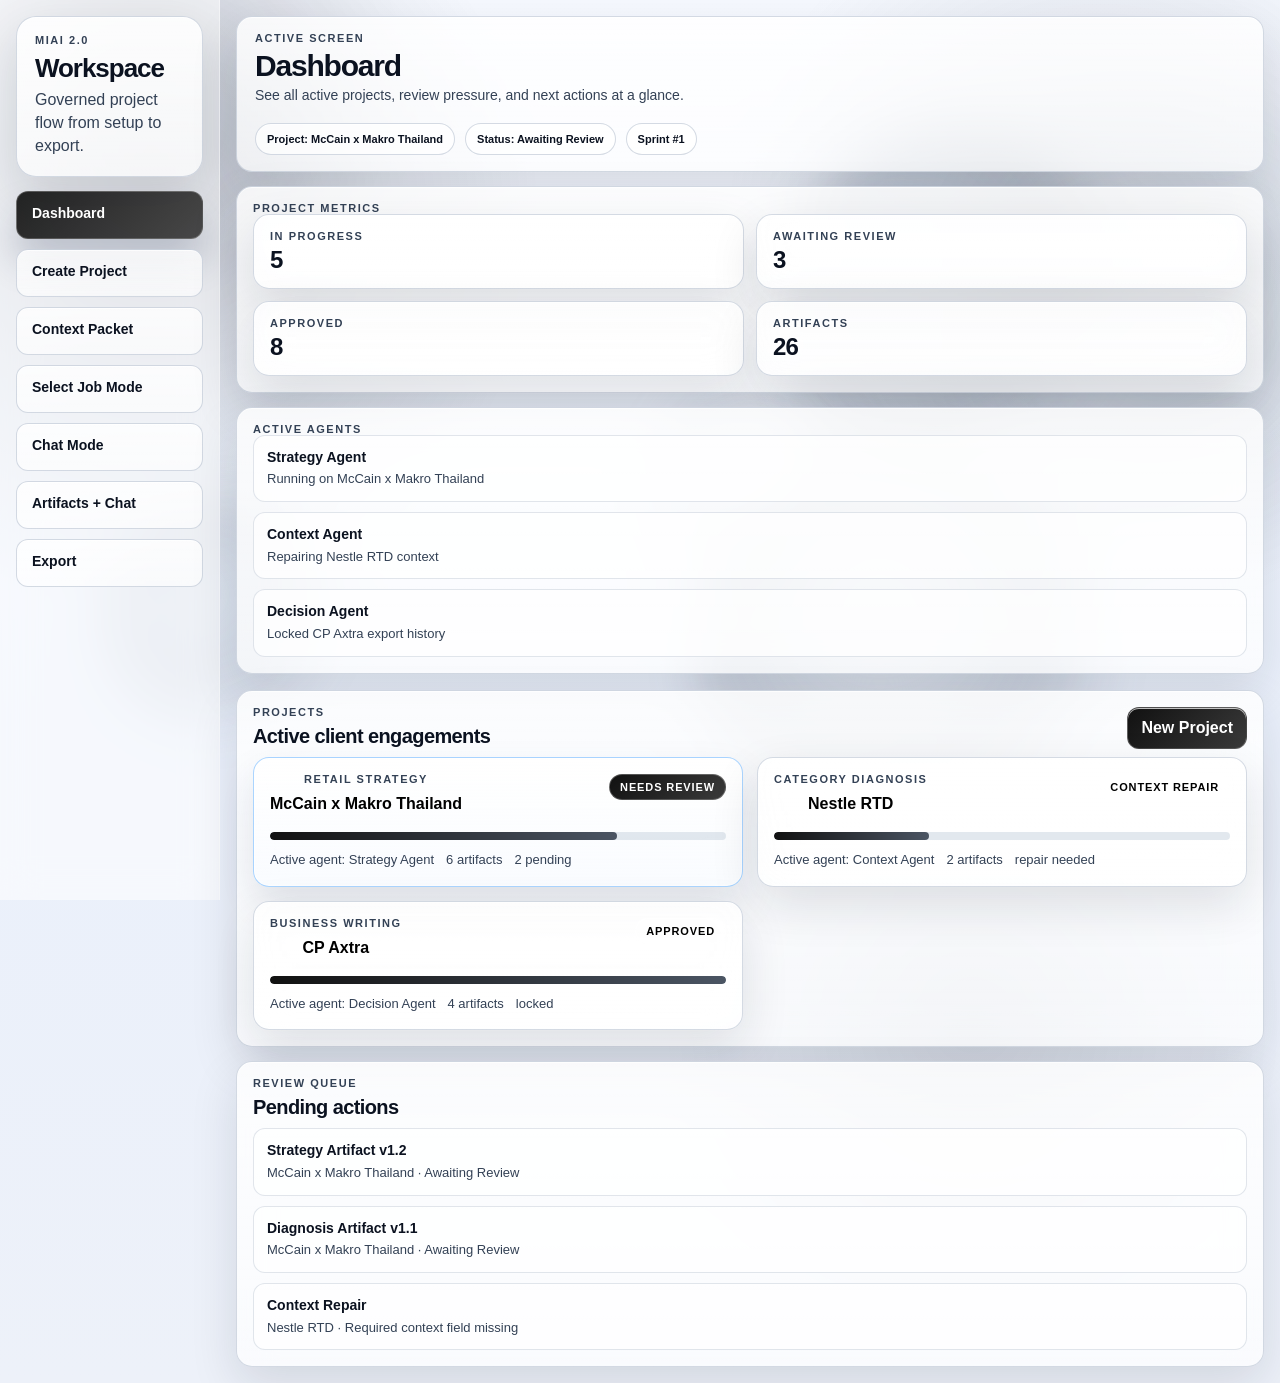
<file: miai_2_0_prototype.html>
<!DOCTYPE html>
<html lang="en">
<head>
  <meta charset="UTF-8" />
  <meta name="viewport" content="width=device-width, initial-scale=1.0" />
  <title>MiAI 2.0 Demo</title>
  <style>
    :root {
      --bg: #edf2fb;
      --panel: rgba(255, 255, 255, 0.84);
      --panel-2: rgba(255, 255, 255, 0.72);
      --panel-3: rgba(248, 250, 255, 0.9);
      --ink: #0b1220;
      --muted: #334155;
      --line: rgba(148, 163, 184, 0.4);
      --line-strong: rgba(15, 23, 42, 0.24);
      --soft: rgba(226, 232, 240, 0.8);
      --accent: #111111;
      --accent-soft: rgba(17, 17, 17, 0.16);
      --shadow: 0 18px 48px rgba(15, 23, 42, 0.12);
      --glass-shadow: inset 0 1px 0 rgba(255, 255, 255, 0.72);
      --blur: blur(18px);
      --focus-ring: 0 0 0 3px rgba(10, 132, 255, 0.2);
      --radius: 20px;
      --radius-sm: 12px;
    }

    * {
      box-sizing: border-box;
    }

    html,
    body {
      margin: 0;
      min-height: 100%;
      background:
        radial-gradient(circle at 12% 16%, rgba(15, 23, 42, 0.18), transparent 24%),
        radial-gradient(circle at 86% 18%, rgba(51, 65, 85, 0.16), transparent 24%),
        radial-gradient(circle at 76% 74%, rgba(15, 23, 42, 0.1), transparent 22%),
        linear-gradient(180deg, #f6f9ff 0%, #eaf0fb 52%, #edf1f9 100%);
      color: var(--ink);
      font-family: "SF Pro Display", "SF Pro Text", "Segoe UI", sans-serif;
    }

    body {
      position: relative;
      overflow-x: hidden;
    }

    body::before,
    body::after {
      content: "";
      position: fixed;
      inset: auto;
      width: 460px;
      height: 460px;
      border-radius: 50%;
      filter: blur(50px);
      pointer-events: none;
      z-index: 0;
      opacity: 0.88;
    }

    body::before {
      top: -120px;
      left: -80px;
      background: radial-gradient(circle, rgba(15, 23, 42, 0.24) 0%, rgba(15, 23, 42, 0.08) 42%, transparent 74%);
    }

    body::after {
      right: -120px;
      top: 90px;
      background: radial-gradient(circle, rgba(51, 65, 85, 0.22) 0%, rgba(51, 65, 85, 0.08) 44%, transparent 74%);
    }

    button,
    input,
    select,
    textarea {
      font: inherit;
    }

    input::placeholder,
    textarea::placeholder {
      color: #526077;
      opacity: 1;
    }

    button {
      cursor: pointer;
    }

    .app {
      display: grid;
      grid-template-columns: 248px minmax(0, 1fr);
      width: 100%;
      min-height: 100vh;
      position: relative;
      z-index: 1;
    }

    .backdrop {
      position: fixed;
      inset: 0;
      pointer-events: none;
      overflow: hidden;
      z-index: 0;
    }

    .bubble {
      position: absolute;
      border-radius: 50%;
      filter: blur(22px);
      opacity: 0.9;
      mix-blend-mode: screen;
    }

    .bubble.red-a {
      width: 360px;
      height: 360px;
      top: 14%;
      right: 11%;
      background: radial-gradient(circle at 35% 35%, rgba(148, 163, 184, 0.58), rgba(51, 65, 85, 0.24) 45%, transparent 72%);
    }

    .bubble.blue-a {
      width: 420px;
      height: 420px;
      left: 54%;
      bottom: 4%;
      background: radial-gradient(circle at 45% 40%, rgba(226, 232, 240, 0.84), rgba(71, 85, 105, 0.22) 48%, transparent 74%);
    }

    .bubble.red-b {
      width: 240px;
      height: 240px;
      left: 8%;
      bottom: 18%;
      background: radial-gradient(circle at 40% 40%, rgba(203, 213, 225, 0.54), rgba(71, 85, 105, 0.16) 46%, transparent 74%);
    }

    .bubble.blue-b {
      width: 220px;
      height: 220px;
      right: 32%;
      top: 42%;
      background: radial-gradient(circle at 45% 40%, rgba(241, 245, 249, 0.74), rgba(100, 116, 139, 0.14) 46%, transparent 74%);
    }

    .sidebar {
      display: flex;
      flex-direction: column;
      gap: 16px;
      padding: 18px;
      border-right: 1px solid rgba(255, 255, 255, 0.4);
      background: rgba(255, 255, 255, 0.56);
      backdrop-filter: var(--blur);
      -webkit-backdrop-filter: var(--blur);
      position: sticky;
      top: 0;
      height: 100vh;
      overflow: auto;
    }

    .brand {
      padding: 18px;
      border: 1px solid var(--line);
      border-radius: var(--radius);
      background: linear-gradient(180deg, rgba(255, 255, 255, 0.88), rgba(255, 255, 255, 0.7));
      box-shadow: var(--glass-shadow), var(--shadow);
    }

    .eyebrow {
      font-size: 11px;
      line-height: 1;
      letter-spacing: 0.14em;
      text-transform: uppercase;
      color: var(--muted);
      font-weight: 700;
    }

    .brand h1 {
      margin: 9px 0 7px;
      font-size: 26px;
      line-height: 1;
      letter-spacing: -0.04em;
    }

    .brand p,
    .muted {
      margin: 0;
      color: var(--muted);
      line-height: 1.45;
    }

    .nav-list {
      display: grid;
      gap: 10px;
    }

    .nav-button {
      width: 100%;
      padding: 13px 15px;
      border: 1px solid var(--line);
      border-radius: 12px;
      background: linear-gradient(180deg, rgba(255, 255, 255, 0.82), rgba(255, 255, 255, 0.66));
      color: var(--ink);
      text-align: left;
      box-shadow: var(--glass-shadow);
      transition: 140ms ease;
      min-height: 46px;
    }

    .nav-button:hover {
      border-color: rgba(17, 17, 17, 0.22);
      transform: translateY(-1px);
    }

    .nav-button.active {
      background: linear-gradient(135deg, rgba(17, 17, 17, 0.92), rgba(58, 58, 58, 0.92));
      color: #ffffff;
      border-color: rgba(255, 255, 255, 0.22);
      box-shadow: 0 22px 36px rgba(27, 40, 78, 0.22);
    }

    .nav-button.active .eyebrow,
    .nav-button.active span {
      color: rgba(255, 255, 255, 0.9);
    }

    .nav-button strong {
      display: block;
      font-size: 14px;
      margin-bottom: 4px;
    }

    .nav-button span {
      display: block;
      font-size: 12px;
      line-height: 1.35;
      opacity: 0.78;
    }

    .main {
      padding: 20px;
      display: grid;
      gap: 16px;
      min-width: 0;
    }

    .topbar,
    .card,
    .wire-panel,
    .info-card,
    .stat,
    .chip,
    .project-card,
    .table-card,
    .workspace-panel,
    .artifact-card,
    .message,
    .action-row button,
    .mode-card,
    .export-card,
    .check-card {
      border: 1px solid var(--line);
      border-radius: var(--radius);
      background: linear-gradient(180deg, var(--panel), rgba(255, 255, 255, 0.72));
      box-shadow: var(--glass-shadow), var(--shadow);
      backdrop-filter: var(--blur);
      -webkit-backdrop-filter: var(--blur);
    }

    .topbar {
      padding: 16px 18px;
      display: flex;
      justify-content: space-between;
      gap: 16px;
      align-items: center;
    }

    .title-wrap h2 {
      margin: 7px 0 4px;
      font-size: 30px;
      line-height: 1;
      letter-spacing: -0.04em;
    }

    .title-wrap p {
      margin: 0;
      color: var(--muted);
      line-height: 1.55;
      max-width: 96ch;
      font-size: 14px;
    }

    .top-actions {
      display: flex;
      flex-wrap: wrap;
      gap: 10px;
      justify-content: flex-end;
    }

    .pill {
      display: inline-flex;
      align-items: center;
      gap: 8px;
      padding: 9px 11px;
      border-radius: 999px;
      border: 1px solid var(--line);
      background: rgba(255, 255, 255, 0.72);
      box-shadow: var(--glass-shadow);
      font-size: 11px;
      font-weight: 700;
    }

    .screen-shell {
      display: grid;
      gap: 16px;
      min-width: 0;
    }

    .hero-grid,
    .split-2,
    .split-3,
    .dashboard-grid,
    .project-grid,
    .modes-grid,
    .job-grid,
    .artifact-grid,
    .export-grid,
    .details-grid {
      display: grid;
      gap: 14px;
    }

    .hero-grid {
      grid-template-columns: 1.2fr 0.8fr;
    }

    .dashboard-grid {
      grid-template-columns: 1.4fr 0.8fr;
    }

    .split-2 {
      grid-template-columns: 1fr 1fr;
    }

    .split-3 {
      grid-template-columns: 1.1fr 1fr 0.8fr;
    }

    .details-grid {
      grid-template-columns: 1.2fr 0.8fr;
    }

    .project-grid {
      grid-template-columns: repeat(2, minmax(0, 1fr));
    }

    .modes-grid {
      grid-template-columns: repeat(3, minmax(0, 1fr));
    }

    .job-grid {
      grid-template-columns: repeat(5, minmax(0, 1fr));
    }

    .artifact-grid {
      grid-template-columns: repeat(2, minmax(0, 1fr));
    }

    .export-grid {
      grid-template-columns: 1fr 0.82fr;
    }

    .card,
    .wire-panel,
    .info-card,
    .workspace-panel,
    .table-card {
      padding: 16px;
    }

    .section-title {
      margin: 7px 0 11px;
      font-size: 20px;
      line-height: 1.1;
      letter-spacing: -0.03em;
    }

    .section-copy {
      margin: 0;
      color: var(--muted);
      line-height: 1.6;
      font-size: 14px;
    }

    .stats {
      display: grid;
      grid-template-columns: repeat(4, minmax(0, 1fr));
      gap: 12px;
    }

    .stat {
      padding: 16px;
    }

    .stat strong {
      display: block;
      font-size: 24px;
      line-height: 1;
      margin-top: 6px;
      letter-spacing: -0.04em;
    }

    .project-card,
    .mode-card,
    .artifact-card,
    .export-card,
    .check-card {
      padding: 16px;
    }

    .project-card.selected,
    .mode-card.selected,
    .artifact-card.selected,
    .export-card.selected {
      border-color: rgba(10, 132, 255, 0.34);
      background: linear-gradient(180deg, rgba(255, 255, 255, 0.94), rgba(248, 251, 255, 0.78));
      box-shadow: inset 0 0 0 1px rgba(255, 255, 255, 0.8), 0 20px 40px rgba(21, 40, 78, 0.12);
    }

    .project-head,
    .item-head,
    .workspace-head,
    .message-head {
      display: flex;
      justify-content: space-between;
      gap: 10px;
      align-items: start;
    }

    .badge {
      display: inline-flex;
      align-items: center;
      padding: 6px 10px;
      border-radius: 999px;
      border: 1px solid rgba(255, 255, 255, 0.62);
      background: rgba(255, 255, 255, 0.76);
      font-size: 11px;
      text-transform: uppercase;
      letter-spacing: 0.08em;
      font-weight: 700;
    }

    .badge.inverse {
      background: linear-gradient(135deg, #111111, #3a3a3a);
      color: #ffffff;
      border-color: rgba(255, 255, 255, 0.24);
    }

    .badge.outline {
      background: transparent;
      border-style: dashed;
    }

    .project-card h4,
    .mode-card h4,
    .artifact-card h4,
    .export-card h4,
    .check-card h4,
    .workspace-panel h4,
    .info-card h4 {
      margin: 9px 0 7px;
      font-size: 16px;
      line-height: 1.2;
    }

    .mini {
      color: var(--muted);
      font-size: 13px;
      line-height: 1.5;
    }

    .progress {
      height: 8px;
      width: 100%;
      background: rgba(203, 213, 225, 0.55);
      border-radius: 999px;
      overflow: hidden;
      margin: 12px 0 10px;
    }

    .progress > span {
      display: block;
      height: 100%;
      background: linear-gradient(90deg, #111111, #4b5563);
      border-radius: inherit;
    }

    .meta-row,
    .chip-row,
    .filters,
    .composer,
    .action-row,
    .check-grid {
      display: flex;
      flex-wrap: wrap;
      gap: 10px;
    }

    .meta-row {
      gap: 12px;
      margin-top: 8px;
      font-size: 13px;
      color: var(--muted);
      line-height: 1.5;
      min-width: 0;
    }

    .chip {
      padding: 8px 11px;
      border-radius: 999px;
      font-size: 13px;
      font-weight: 700;
      background: rgba(255, 255, 255, 0.72);
    }

    .chip.interactive:hover {
      border-color: rgba(17, 17, 17, 0.24);
    }

    .button,
    .action-row button,
    .composer button,
    .filters button {
      padding: 10px 13px;
      border: 1px solid var(--line);
      border-radius: 12px;
      background: rgba(255, 255, 255, 0.78);
      color: var(--ink);
      box-shadow: var(--glass-shadow);
      min-height: 42px;
      font-weight: 600;
    }

    .button.primary,
    .action-row button.primary,
    .composer button,
    .filters button.primary {
      background: linear-gradient(135deg, #111111, #3a3a3a);
      color: #ffffff;
      border-color: rgba(255, 255, 255, 0.2);
    }

    .button.ghost,
    .action-row button.ghost {
      background: transparent;
      border-style: dashed;
    }

    .input,
    input,
    select,
    textarea {
      width: 100%;
      border: 1px solid rgba(148, 163, 184, 0.44);
      border-radius: 12px;
      background: rgba(255, 255, 255, 0.88);
      color: var(--ink);
      padding: 11px 13px;
      box-shadow: inset 0 1px 0 rgba(255, 255, 255, 0.8);
      min-height: 42px;
    }

    textarea {
      min-height: 108px;
      resize: vertical;
    }

    .filters {
      display: grid;
      grid-template-columns: 1.5fr repeat(3, minmax(0, 1fr));
      gap: 10px;
    }

    .list,
    .table-list {
      display: grid;
      gap: 10px;
    }

    .list-item {
      padding: 11px 13px;
      border: 1px solid rgba(148, 163, 184, 0.28);
      border-radius: 12px;
      background: rgba(255, 255, 255, 0.72);
      font-size: 14px;
      line-height: 1.55;
    }

    .workspace {
      display: grid;
      grid-template-columns: 1.2fr 1fr 0.9fr;
      gap: 14px;
      align-items: start;
    }

    .chat-mode-shell {
      display: grid;
      grid-template-columns: 252px minmax(0, 1.55fr) 332px;
      gap: 14px;
      align-items: start;
    }

    .thread-list {
      display: grid;
      gap: 10px;
    }

    .thread-card {
      width: 100%;
      padding: 14px;
      border: 1px solid rgba(148, 163, 184, 0.32);
      border-radius: 16px;
      background: rgba(255, 255, 255, 0.72);
      color: var(--ink);
      text-align: left;
      box-shadow: var(--glass-shadow);
      min-height: 84px;
    }

    .thread-card.active {
      border-color: rgba(10, 132, 255, 0.34);
      background: linear-gradient(180deg, rgba(255, 255, 255, 0.94), rgba(248, 251, 255, 0.8));
      box-shadow: inset 0 0 0 1px rgba(255, 255, 255, 0.84), 0 20px 40px rgba(21, 40, 78, 0.12);
    }

    .thread-card h4 {
      margin: 8px 0 5px;
      font-size: 15px;
      line-height: 1.25;
    }

    .thread-card p {
      margin: 0;
      color: var(--muted);
      font-size: 13px;
      line-height: 1.5;
    }

    .job-mode-grid {
      grid-template-columns: repeat(2, minmax(0, 1fr));
      gap: 14px;
    }

    .job-mode-card {
      min-height: 168px;
      display: grid;
      align-content: start;
      gap: 8px;
      text-align: left;
    }

    .job-mode-card .meta-row {
      margin-top: 4px;
    }

    .workspace-panel {
      min-height: 620px;
      display: grid;
      align-content: start;
      gap: 14px;
      min-width: 0;
    }

    .tabs {
      display: flex;
      flex-wrap: wrap;
      gap: 8px;
    }

    .tab {
      padding: 8px 10px;
      border-radius: 999px;
      border: 1px solid rgba(148, 163, 184, 0.32);
      background: rgba(255, 255, 255, 0.72);
      font-size: 13px;
      font-weight: 700;
      min-height: 38px;
    }

    .tab.active {
      background: linear-gradient(135deg, rgba(17, 17, 17, 0.9), rgba(58, 58, 58, 0.9));
      color: #ffffff;
      border-color: rgba(255, 255, 255, 0.24);
    }

    .preview-box {
      min-height: 170px;
      padding: 14px;
      border: 1px solid rgba(148, 163, 184, 0.3);
      border-radius: 14px;
      background: rgba(255, 255, 255, 0.78);
      white-space: pre-line;
      font-size: 14px;
      line-height: 1.6;
    }

    .messages {
      display: grid;
      gap: 12px;
      min-height: 340px;
      align-content: start;
    }

    .message {
      padding: 14px;
    }

    .message.user {
      background: linear-gradient(180deg, rgba(255, 255, 255, 0.82), rgba(255, 255, 255, 0.7));
    }

    .message.assistant {
      background: linear-gradient(180deg, rgba(247, 251, 255, 0.94), rgba(240, 247, 255, 0.8));
      border-color: rgba(10, 132, 255, 0.26);
    }

    .message-body {
      margin-top: 8px;
      white-space: pre-line;
      font-size: 14px;
      line-height: 1.6;
    }

    .sources {
      margin-top: 8px;
      font-size: 13px;
      color: var(--muted);
      font-weight: 700;
    }

    .composer {
      display: grid;
      grid-template-columns: 1fr auto;
      align-items: center;
      margin-top: auto;
      min-width: 0;
    }

    .workspace-head > *,
    .project-head > *,
    .item-head > *,
    .message-head > * {
      min-width: 0;
    }

    .workspace-head h4,
    .project-card h4,
    .mode-card h4,
    .artifact-card h4,
    .export-card h4,
    .thread-card h4,
    .section-title,
    .title-wrap h2 {
      overflow-wrap: anywhere;
    }

    .table-card table {
      width: 100%;
      border-collapse: collapse;
      font-size: 12px;
      table-layout: fixed;
    }

    .table-card th,
    .table-card td {
      padding: 10px 8px;
      text-align: left;
      border-bottom: 1px solid rgba(148, 163, 184, 0.28);
      vertical-align: top;
      line-height: 1.55;
    }

    .table-card th {
      font-size: 11px;
      text-transform: uppercase;
      letter-spacing: 0.1em;
      color: var(--muted);
      font-weight: 700;
    }

    .check-grid {
      display: grid;
      grid-template-columns: repeat(2, minmax(0, 1fr));
      gap: 10px;
    }

    .check {
      display: flex;
      gap: 10px;
      align-items: start;
      padding: 10px;
      border: 1px solid rgba(148, 163, 184, 0.32);
      border-radius: 12px;
      background: rgba(255, 255, 255, 0.72);
      min-height: 46px;
    }

    .check input {
      width: 18px;
      height: 18px;
      margin: 1px 0 0;
      accent-color: var(--accent);
    }

    .footnote {
      padding: 16px 18px;
      border: 1px dashed rgba(17, 17, 17, 0.28);
      border-radius: 14px;
      background: rgba(255, 255, 255, 0.72);
      font-size: 14px;
      line-height: 1.6;
    }

    button:focus-visible,
    input:focus-visible,
    select:focus-visible,
    textarea:focus-visible,
    .tab:focus-visible,
    .nav-button:focus-visible,
    .chip.interactive:focus-visible {
      outline: none;
      border-color: rgba(17, 17, 17, 0.4);
      box-shadow: 0 0 0 3px rgba(17, 17, 17, 0.14);
    }

    button:disabled,
    input:disabled,
    select:disabled,
    textarea:disabled {
      cursor: not-allowed;
      opacity: 0.55;
    }

    @media (prefers-reduced-motion: reduce) {
      *,
      *::before,
      *::after {
        scroll-behavior: auto;
        transition: none !important;
        animation: none !important;
      }
    }

    @media (max-width: 1440px) {
      .app {
        grid-template-columns: 244px 1fr;
      }

      .sidebar {
        padding: 16px;
        gap: 14px;
      }

      .main {
        padding: 16px;
        gap: 14px;
      }

      .topbar,
      .card,
      .wire-panel,
      .info-card,
      .stat,
      .chip,
      .project-card,
      .table-card,
      .workspace-panel,
      .artifact-card,
      .message,
      .action-row button,
      .mode-card,
      .export-card,
      .check-card {
        border-radius: 16px;
      }

      .topbar {
        padding: 16px 18px;
      }

      .title-wrap h2 {
        font-size: 30px;
      }

      .section-title {
        font-size: 20px;
        margin-bottom: 10px;
      }

      .hero-grid,
      .dashboard-grid,
      .split-3,
      .details-grid,
      .export-grid {
        grid-template-columns: 1fr;
      }

      .split-2 {
        grid-template-columns: minmax(0, 1fr) minmax(0, 1fr);
      }

      .modes-grid {
        grid-template-columns: repeat(2, minmax(0, 1fr));
      }

      .job-grid {
        grid-template-columns: repeat(3, minmax(0, 1fr));
      }

      .workspace {
        grid-template-columns: minmax(0, 1fr) minmax(0, 1fr);
      }

      .chat-mode-shell {
        grid-template-columns: 248px minmax(0, 1fr);
      }

      .chat-mode-shell .workspace-panel:last-child {
        grid-column: 1 / -1;
      }

      .workspace-panel:last-child {
        grid-column: 1 / -1;
      }

      .filters {
        grid-template-columns: repeat(2, minmax(0, 1fr));
      }

      .artifact-grid,
      .project-grid,
      .stats {
        grid-template-columns: repeat(2, minmax(0, 1fr));
      }
    }

    @media (max-width: 1280px) {
      .app {
        grid-template-columns: 220px 1fr;
      }

      .topbar {
        flex-direction: column;
        align-items: stretch;
      }

      .top-actions {
        justify-content: flex-start;
      }

      .hero-grid,
      .dashboard-grid,
      .split-2,
      .split-3,
      .details-grid,
      .workspace,
      .chat-mode-shell,
      .export-grid {
        grid-template-columns: 1fr;
      }

      .modes-grid,
      .job-grid {
        grid-template-columns: repeat(2, minmax(0, 1fr));
      }

      .workspace-panel {
        min-height: auto;
      }

      .filters {
        grid-template-columns: 1fr;
      }

      .project-grid,
      .artifact-grid,
      .stats,
      .check-grid {
        grid-template-columns: repeat(2, minmax(0, 1fr));
      }
    }

    @media (max-width: 1080px) {
      .main {
        padding: 14px;
      }

      .topbar {
        padding: 16px;
      }

      .title-wrap h2 {
        font-size: 28px;
      }

      .job-grid,
      .modes-grid,
      .project-grid,
      .artifact-grid,
      .stats,
      .check-grid,
      .thread-list {
        grid-template-columns: repeat(2, minmax(0, 1fr));
      }

      .job-mode-grid {
        grid-template-columns: 1fr;
      }

      .chat-mode-shell {
        grid-template-columns: 1fr;
      }

      .composer {
        grid-template-columns: 1fr;
      }

      .composer button {
        width: 100%;
      }
    }

    @media (max-width: 980px) {
      .app {
        grid-template-columns: 1fr;
      }

      .sidebar {
        position: static;
        height: auto;
        border-right: 0;
        border-bottom: 1px solid rgba(255, 255, 255, 0.32);
        max-height: none;
      }

      .stats,
      .project-grid,
      .modes-grid,
      .job-grid,
      .artifact-grid,
      .check-grid,
      .filters,
      .thread-list {
        grid-template-columns: 1fr;
      }

      .workspace-head,
      .project-head,
      .item-head,
      .message-head {
        flex-direction: column;
        align-items: stretch;
      }

      .action-row,
      .top-actions,
      .meta-row,
      .chip-row {
        flex-direction: column;
        align-items: stretch;
      }

      .action-row button,
      .chip-row .chip {
        width: 100%;
      }
    }

    @media (max-width: 720px) {
      body::before,
      body::after,
      .backdrop {
        opacity: 0.5;
      }

      .main,
      .sidebar {
        padding: 12px;
      }

      .topbar,
      .card,
      .wire-panel,
      .info-card,
      .stat,
      .project-card,
      .table-card,
      .workspace-panel,
      .artifact-card,
      .message,
      .mode-card,
      .export-card,
      .check-card,
      .thread-card {
        padding: 14px;
        border-radius: 14px;
      }

      .title-wrap h2 {
        font-size: 24px;
      }

      .section-title {
        font-size: 18px;
      }

      .section-copy,
      .message-body,
      .preview-box,
      .list-item {
        font-size: 14px;
      }

      .nav-button {
        padding: 12px 14px;
      }

      .job-mode-card {
        min-height: auto;
      }

      .table-card {
        overflow-x: auto;
      }

      .table-card table {
        min-width: 520px;
      }
    }

    @media (max-width: 480px) {
      .brand h1 {
        font-size: 24px;
      }

      .title-wrap h2 {
        font-size: 22px;
      }

      .nav-button strong,
      .project-card h4,
      .mode-card h4,
      .artifact-card h4,
      .export-card h4,
      .thread-card h4 {
        font-size: 15px;
      }

      input,
      select,
      textarea,
      .button,
      .action-row button,
      .composer button,
      .filters button {
        min-height: 46px;
      }
    }
  </style>
</head>
<body>
  <div class="backdrop" aria-hidden="true">
    <div class="bubble red-a"></div>
    <div class="bubble blue-a"></div>
    <div class="bubble red-b"></div>
    <div class="bubble blue-b"></div>
  </div>
  <div class="app">
    <aside class="sidebar">
      <div class="brand">
        <div class="eyebrow">MiAI 2.0</div>
        <h1>Workspace</h1>
        <p>Governed project flow from setup to export.</p>
      </div>
      <div class="nav-list" id="nav-list"></div>
    </aside>

    <main class="main">
      <section class="topbar">
        <div class="title-wrap">
          <div class="eyebrow">Active Screen</div>
          <h2 id="screen-title">Dashboard</h2>
          <p id="screen-copy">See all active projects, review pressure, and next actions at a glance.</p>
        </div>
        <div class="top-actions">
          <div class="pill">Project: McCain x Makro Thailand</div>
          <div class="pill" id="top-status-pill">Status: Awaiting Review</div>
          <div class="pill">Sprint #1</div>
        </div>
      </section>

      <section class="screen-shell" id="screen-shell"></section>
    </main>
  </div>

  <script>
    const screens = [
      {
        id: "dashboard",
        label: "Dashboard",
        copy: "See all active projects, review pressure, and next actions at a glance.",
        flowIndex: 0
      },
      {
        id: "create-project",
        label: "Create Project",
        copy: "Start from files, instruction plus files, or a structured brief.",
        flowIndex: 1
      },
      {
        id: "context-packet",
        label: "Context Packet",
        copy: "Review extracted context, missing fields, confidence, and evidence before launch.",
        flowIndex: 2
      },
      {
        id: "job-mode",
        label: "Select Job Mode",
        copy: "Choose the workflow, activated agents, and expected artifacts.",
        flowIndex: 3
      },
      {
        id: "chat-mode",
        label: "Chat Mode",
        copy: "Work project-wide with MiAI agents, refine direction, and send changes back into artifacts.",
        flowIndex: 4
      },
      {
        id: "artifacts-chat",
        label: "Artifacts + Chat",
        copy: "Review artifacts, inspect evidence, govern outputs, and ask project-grounded questions.",
        flowIndex: 5
      },
      {
        id: "export",
        label: "Export",
        copy: "Preview and export the approved final artifact as PDF, PPTX, or DOCX.",
        flowIndex: 6
      }
    ];

    const flowSteps = [
      {
        title: "Dashboard",
        text: "Project status, review queue, and active runtime."
      },
      {
        title: "Create Project",
        text: "Pick the right input path for the job."
      },
      {
        title: "Context Packet",
        text: "Validate extracted understanding before agents run."
      },
      {
        title: "Select Job Mode",
        text: "Define workflow, agents, and output expectations."
      },
      {
        title: "Agent Pipeline",
        text: "Specialist agents generate structured artifacts."
      },
      {
        title: "Artifacts + Chat",
        text: "Review, revise, ask, cite, and govern."
      },
      {
        title: "Export Final Artifact",
        text: "Lock, preview, and export approved work."
      }
    ];

    const state = {
      currentScreen: "dashboard",
      creationMode: "file-first",
      projectCreation: {
        projectName: "McCain x Makro Thailand",
        fileFirstFiles: [
          { name: "brief_v3.pdf", status: "Extracting", kind: "Brief" },
          { name: "retail_scan.xlsx", status: "Completed", kind: "Data" },
          { name: "consumer_notes.docx", status: "Queued", kind: "Notes" }
        ],
        instructionFiles: [
          { name: "makro_channel_deck.pptx", status: "Completed", kind: "Deck" },
          { name: "frozen_category_scan.pdf", status: "Completed", kind: "Report" }
        ],
        instructionText: "Build a strategy recommendation for McCain fries in Makro Thailand focused on Healthy Convenience positioning and export it as a client-facing storyline.",
        brief: {
          businessGoal: "Build a strategy recommendation for McCain fries in Makro Thailand.",
          audience: "Makro buyers across family shoppers and Horeca operators",
          marketContext: "Frozen fries category with convenience-led demand and rising air-fryer behavior",
          constraints: "Need client-facing storyline and evidence traceability",
          deliverableType: "Strategy blueprint plus presentation storyline"
        }
      },
      selectedProjectId: "mccain",
      selectedJobMode: "strategy-development",
      activeChatAgent: "Strategy Agent",
      activeChatThreadId: "direction",
      activeArtifactId: "strategy",
      activeArtifactTab: "preview",
      exportFormat: "pdf",
      exportReady: false,
      contextFields: {
        businessGoal: "Build a strategy recommendation for McCain fries in Makro Thailand focused on Healthy Convenience positioning.",
        audience: "Makro buyers across family shoppers and Horeca operators.",
        timeline: "Q3 2026",
        requiredOutput: "Strategy blueprint plus client-facing storyline",
        missingField: ""
      },
      sourceExpansion: {
        urlInput: "",
        webQueryInput: "",
        files: [
          { name: "horeca_interview_notes.docx", status: "Suggested", kind: "Interview Notes" }
        ],
        links: [
          { title: "Makro Horeca Playbook", status: "Linked", url: "https://example.com/makro-horeca-playbook" }
        ],
        webQueries: [
          { query: "Thailand horeca frozen food operator needs 2026", status: "Suggested" }
        ]
      },
      projectChatInput: "",
      projectChatThreads: [
        {
          id: "direction",
          title: "Direction stress test",
          purpose: "Challenge the main strategic direction before lock.",
          agent: "Strategy Agent",
          messages: [
            {
              role: "assistant",
              time: "10:41",
              agent: "Strategy Agent",
              body: "Project chat is ready. Use separate threads for distinct work so each conversation stays focused and efficient."
            },
            {
              role: "user",
              time: "10:42",
              body: "Pressure-test the Healthy Convenience direction before we finalize the storyline."
            },
            {
              role: "assistant",
              time: "10:42",
              agent: "Strategy Agent",
              body: "The direction is strong for family shoppers, but the Horeca rationale is still lighter than the retail case. I would tighten the operator proof before locking the artifact.",
              targetsArtifact: "strategy"
            }
          ]
        },
        {
          id: "deck",
          title: "Client deck rewrite",
          purpose: "Convert strategy thinking into presentation language.",
          agent: "Storytelling Agent",
          messages: [
            {
              role: "assistant",
              time: "10:43",
              agent: "Storytelling Agent",
              body: "Use this thread for storyline structure, slide order, and narrative compression so it does not pollute the strategy thread.",
              targetsArtifact: "storytelling"
            }
          ]
        }
      ],
      artifacts: [
        {
          id: "context",
          title: "Context Summary",
          agent: "Context Agent",
          version: "v1.0",
          confidence: 92,
          evidence: 18,
          status: "Approved",
          preview: "Context Summary\n\nMiAI consolidated the brief, category scans, channel notes, and timing constraints into one trusted working context.",
          tabs: {
            preview: "Context Summary\n\nMiAI consolidated the brief, category scans, channel notes, and timing constraints into one trusted working context.",
            evidence: "Evidence\n\nSource 12 - retail frequency baseline\nSource 15 - purchase drivers 2026\nSource 17 - competitor category gap",
            versions: "Version History\n\nv1.0 - Approved - 11 May 2026 - Locked as active project context",
            notes: "Notes\n\nApproved assumptions on category framing.\nContext is strong enough for downstream strategy generation.",
            activity: "Activity\n\n11 May 2026 - Approved by MI reviewer\n10 May 2026 - Created by Context Agent"
          }
        },
        {
          id: "diagnosis",
          title: "Diagnosis Artifact",
          agent: "Diagnosis Agent",
          version: "v1.1",
          confidence: 88,
          evidence: 23,
          status: "Awaiting Review",
          preview: "Diagnosis Artifact\n\nConsumer and channel diagnosis indicates a convenience-led opportunity, but HoReCa confidence still needs stronger support.",
          tabs: {
            preview: "Diagnosis Artifact\n\nConsumer and channel diagnosis indicates a convenience-led opportunity, but HoReCa confidence still needs stronger support.",
            evidence: "Evidence\n\nSource 15 - purchase drivers 2026\nSource 17 - frozen category frequency\nSource 22 - operator prep behavior interviews",
            versions: "Version History\n\nv1.1 - Awaiting Review\nv1.0 - Draft",
            notes: "Notes\n\nNeed stronger data on HoReCa.\nClarify operator use-case weighting.",
            activity: "Activity\n\n11 May 2026 - Edited by Diagnosis Agent\n10 May 2026 - Created by Diagnosis Agent"
          }
        },
        {
          id: "strategy",
          title: "Strategy Artifact",
          agent: "Strategy Agent",
          version: "v1.2",
          confidence: 90,
          evidence: 27,
          status: "Awaiting Review",
          preview: "Strategy Artifact\n\nThis strategy recommends Healthy Convenience as the lead positioning for McCain fries in Makro Thailand. The strongest pillars are quick preparation, air-fryer friendliness, and confidence in practical use cases.",
          tabs: {
            preview: "Strategy Artifact\n\nThis strategy recommends Healthy Convenience as the lead positioning for McCain fries in Makro Thailand. The strongest pillars are quick preparation, air-fryer friendliness, and confidence in practical use cases.",
            evidence: "Evidence\n\nSource 12 - market survey 2026\nSource 15 - purchase drivers 2026\nSource 17 - competitor report Q1'26\nSource 31 - air-fryer usage signal",
            versions: "Version History\n\nv1.2 - Awaiting Review\nv1.1 - Draft\nv1.0 - Draft",
            notes: "Notes\n\nDirection is good. Need stronger data on HoReCa.\nTighten client-facing phrasing before export.",
            activity: "Activity\n\n11 May 2026 - Regenerated by Strategy Agent\n11 May 2026 - Review note added by Nicha\n10 May 2026 - Created by Strategy Agent"
          }
        },
        {
          id: "storytelling",
          title: "Storytelling Artifact",
          agent: "Storytelling Agent",
          version: "v1.0",
          confidence: 85,
          evidence: 15,
          status: "Draft",
          preview: "Storytelling Artifact\n\nDraft presentation structure translating the strategy into a client-facing story.",
          tabs: {
            preview: "Storytelling Artifact\n\nDraft presentation structure translating the strategy into a client-facing story.",
            evidence: "Evidence\n\nSource 15 - shopper drivers\nSource 17 - competitor positioning gap",
            versions: "Version History\n\nv1.0 - Draft",
            notes: "Notes\n\nNeeds a sharper opening contrast.\nAdd channel-specific proof.",
            activity: "Activity\n\n11 May 2026 - Created by Storytelling Agent"
          }
        }
      ],
      chatInput: "",
      chatMessages: [
        {
          role: "user",
          time: "10:45",
          body: "Why did MiAI recommend Healthy Convenience as the main positioning?"
        },
        {
          role: "assistant",
          time: "10:45",
          body: "MiAI recommended Healthy Convenience because:\n\n• convenience is the strongest recurring category driver\n• McCain Air Fries supports an easy, no-oil cooking cue\n• competitors concentrate more heavily on value or premium than on practical healthy convenience",
          sources: "Sources: 12, 15, 17"
        },
        {
          role: "user",
          time: "10:46",
          body: "Rewrite this strategy for client presentation."
        },
        {
          role: "assistant",
          time: "10:46",
          body: "I can generate a client-facing storyline version of the Strategy Artifact and add it to the workspace.",
          sources: "Sources: 15, 17",
          createArtifact: true
        }
      ],
      exportOptions: {
        executiveSummary: true,
        recommendations: true,
        evidence: true,
        charts: true,
        agentContributions: false,
        appendix: false
      },
      exportFileName: "McCain_Makro_Healthy_Convenience_Strategy_v1_2"
    };

    const projects = [
      {
        id: "mccain",
        name: "McCain x Makro Thailand",
        category: "Retail strategy",
        status: "Needs Review",
        progress: 76,
        activeAgent: "Strategy Agent",
        artifacts: 6,
        review: "2 pending"
      },
      {
        id: "nestle",
        name: "Nestle RTD",
        category: "Category diagnosis",
        status: "Context Repair",
        progress: 34,
        activeAgent: "Context Agent",
        artifacts: 2,
        review: "repair needed"
      },
      {
        id: "cp",
        name: "CP Axtra",
        category: "Business writing",
        status: "Approved",
        progress: 100,
        activeAgent: "Decision Agent",
        artifacts: 4,
        review: "locked"
      }
    ];

    const jobModes = [
      {
        id: "context",
        finding: "Messy context",
        signal: "Many files, unclear brief, incomplete input",
        title: "Context Builder",
        agents: "Context Agent",
        artifacts: "Context Summary",
        runtime: "8-12 minutes"
      },
      {
        id: "diagnosis",
        finding: "Problem unclear",
        signal: "Market issue, audience tension, weak problem statement",
        title: "Diagnosis & Insight",
        agents: "Context + Diagnosis Agents",
        artifacts: "Problem Definition",
        runtime: "8-12 minutes"
      },
      {
        id: "strategy-development",
        finding: "Direction needed",
        signal: "Need recommendation, campaign idea, positioning",
        title: "Strategy Development",
        agents: "Context + Diagnosis + Strategy Agents",
        artifacts: "Strategy Blueprint",
        runtime: "10-14 minutes"
      },
      {
        id: "content-activation",
        finding: "Execution needed",
        signal: "Need content pillars, activation roadmap, customer journey",
        title: "Content & Activation Planning",
        agents: "Strategy + Planning Agents",
        artifacts: "Activation Plan",
        runtime: "10-14 minutes"
      },
      {
        id: "creator-channel",
        finding: "KOL / channel needed",
        signal: "Need creators, channels, formats, budget allocation",
        title: "Creator & Channel Planning",
        agents: "Strategy + Channel Agents",
        artifacts: "KOL / Channel Matrix",
        runtime: "10-14 minutes"
      },
      {
        id: "storytelling",
        finding: "Deck needed",
        signal: "Need storyline, pitch structure, slide narrative",
        title: "Storytelling Presentation",
        agents: "Strategy + Storytelling Agents",
        artifacts: "Slide Narrative",
        runtime: "8-12 minutes"
      },
      {
        id: "creative-asset",
        finding: "Visual needed",
        signal: "Need mockup, diagram, concept visual, infographic",
        title: "Creative Asset Generation",
        agents: "Design + Visualization Agents",
        artifacts: "Visual Asset",
        runtime: "8-12 minutes"
      },
      {
        id: "business-writing",
        finding: "Writing needed",
        signal: "Need proposal, executive summary, email, meeting notes",
        title: "Business Writing",
        agents: "Writing Agent",
        artifacts: "Business Document",
        runtime: "6-10 minutes"
      },
      {
        id: "framework-mapping",
        finding: "Framework needed",
        signal: "Need to fill canvas, matrix, template, client format",
        title: "Framework Mapping",
        agents: "Framework Agent",
        artifacts: "Framework-filled Template",
        runtime: "6-10 minutes"
      },
      {
        id: "review-optimization",
        finding: "Quality check needed",
        signal: "Existing output needs review, polish, regenerate",
        title: "Review & Optimization",
        agents: "Review + Editing Agents",
        artifacts: "Review Report",
        runtime: "6-10 minutes"
      }
    ];

    const navList = document.getElementById("nav-list");
    const screenShell = document.getElementById("screen-shell");
    const screenTitle = document.getElementById("screen-title");
    const screenCopy = document.getElementById("screen-copy");
    const topStatusPill = document.getElementById("top-status-pill");

    function getCurrentScreen() {
      return screens.find((screen) => screen.id === state.currentScreen);
    }

    function getActiveArtifact() {
      return state.artifacts.find((artifact) => artifact.id === state.activeArtifactId);
    }

    function getActiveChatThread() {
      const thread = state.projectChatThreads.find((item) => item.id === state.activeChatThreadId);
      if (thread) return thread;
      state.activeChatThreadId = state.projectChatThreads[0].id;
      return state.projectChatThreads[0];
    }

    function getSelectedJobMode() {
      const selectedMode = jobModes.find((mode) => mode.id === state.selectedJobMode);
      if (selectedMode) return selectedMode;
      state.selectedJobMode = jobModes[0].id;
      return jobModes[0];
    }

    function getProjectChatResponse(prompt, thread) {
      const agent = thread.agent || state.activeChatAgent;
      let body = "I can help refine the project direction, identify weak logic, and prepare a stronger artifact handoff.";
      let targetsArtifact = "";

      if (/horeca|operator/i.test(prompt)) {
        body = "The Horeca case needs clearer decision criteria, stronger proof of operational fit, and a simpler value case before it should be locked into the main strategy artifact.";
        targetsArtifact = "strategy";
      } else if (/story|storyline|deck/i.test(prompt)) {
        body = "For a stronger presentation flow, I would open on the category tension, then move into Healthy Convenience as the strategic release point, and only then land the channel-specific implications.";
        targetsArtifact = "storytelling";
      } else if (/risk|weak|concern/i.test(prompt)) {
        body = "Main risks: over-claiming cross-channel fit, insufficient Horeca evidence, and a strategy narrative that still reads more internal than client-ready.";
        targetsArtifact = "strategy";
      } else if (/rewrite|refine|tighten/i.test(prompt)) {
        body = "I can convert this into a tighter working direction and push it back into the selected artifact as a revision note for the assigned agent.";
        targetsArtifact = state.activeArtifactId;
      }

      return {
        role: "assistant",
        time: "10:43",
        agent,
        body,
        targetsArtifact
      };
    }

    function updateTopbar() {
      const screen = getCurrentScreen();
      screenTitle.textContent = screen.label;
      screenCopy.textContent = screen.copy;
      const artifact = getActiveArtifact();
      const status = state.currentScreen === "artifacts-chat" ? artifact.status : state.exportReady ? "Export Ready" : "Awaiting Review";
      topStatusPill.textContent = `Status: ${status}`;
    }

    function renderNav() {
      navList.innerHTML = screens
        .map((screen) => {
          const active = screen.id === state.currentScreen ? "active" : "";
          return `
            <button class="nav-button ${active}" type="button" data-screen="${screen.id}">
              <strong>${screen.label}</strong>
            </button>
          `;
        })
        .join("");

      navList.querySelectorAll(".nav-button").forEach((button) => {
        button.addEventListener("click", () => {
          state.currentScreen = button.dataset.screen;
          render();
          window.scrollTo({ top: 0, behavior: "smooth" });
        });
      });
    }

    function renderDashboard() {
      return `
        <section class="dashboard-grid">
          <div class="card">
            <div class="eyebrow">Project metrics</div>
            <div class="stats">
              <div class="stat"><div class="eyebrow">In Progress</div><strong>5</strong></div>
              <div class="stat"><div class="eyebrow">Awaiting Review</div><strong>3</strong></div>
              <div class="stat"><div class="eyebrow">Approved</div><strong>8</strong></div>
              <div class="stat"><div class="eyebrow">Artifacts</div><strong>26</strong></div>
            </div>
          </div>
          <div class="card">
            <div class="eyebrow">Active agents</div>
            <div class="list">
              <div class="list-item"><strong>Strategy Agent</strong><br /><span class="mini">Running on McCain x Makro Thailand</span></div>
              <div class="list-item"><strong>Context Agent</strong><br /><span class="mini">Repairing Nestle RTD context</span></div>
              <div class="list-item"><strong>Decision Agent</strong><br /><span class="mini">Locked CP Axtra export history</span></div>
            </div>
          </div>
        </section>

        <section class="split-2">
          <div class="card">
            <div class="workspace-head">
              <div>
                <div class="eyebrow">Projects</div>
                <h3 class="section-title">Active client engagements</h3>
              </div>
              <button class="button primary" id="dashboard-new-project">New Project</button>
            </div>
            <div class="project-grid">
              ${projects
                .map((project) => {
                  const selected = project.id === state.selectedProjectId ? "selected" : "";
                  return `
                    <button class="project-card ${selected}" type="button" data-project="${project.id}">
                      <div class="project-head">
                        <div>
                          <div class="eyebrow">${project.category}</div>
                          <h4>${project.name}</h4>
                        </div>
                        <span class="badge ${project.id === state.selectedProjectId ? "inverse" : ""}">${project.status}</span>
                      </div>
                      <div class="progress"><span style="width:${project.progress}%"></span></div>
                      <div class="meta-row">
                        <span>Active agent: ${project.activeAgent}</span>
                        <span>${project.artifacts} artifacts</span>
                        <span>${project.review}</span>
                      </div>
                    </button>
                  `;
                })
                .join("")}
            </div>
          </div>
          <div class="card">
            <div class="eyebrow">Review queue</div>
            <h3 class="section-title">Pending actions</h3>
            <div class="list">
              <div class="list-item"><strong>Strategy Artifact v1.2</strong><br /><span class="mini">McCain x Makro Thailand · Awaiting Review</span></div>
              <div class="list-item"><strong>Diagnosis Artifact v1.1</strong><br /><span class="mini">McCain x Makro Thailand · Awaiting Review</span></div>
              <div class="list-item"><strong>Context Repair</strong><br /><span class="mini">Nestle RTD · Required context field missing</span></div>
            </div>
          </div>
        </section>
      `;
    }

    function renderCreateProject() {
      const modes = [
        {
          id: "file-first",
          title: "File-First",
          body: "Upload files first. MiAI creates the project shell and starts extraction immediately."
        },
        {
          id: "instruction-files",
          title: "Instruction + Files",
          body: "Combine uploaded sources with a short working instruction."
        },
        {
          id: "brief-first",
          title: "Brief-First",
          body: "Fill a structured brief before any file upload is available."
        }
      ];

      const creation = state.projectCreation;
      const activeMode = state.creationMode;
      const fileFirstReady = creation.fileFirstFiles.some((file) => file.status === "Completed");
      const instructionReady =
        creation.instructionFiles.some((file) => file.status === "Completed") &&
        creation.instructionText.trim().length > 20;
      const briefReady = Object.values(creation.brief).every((value) => value.trim().length > 0);
      const readinessByMode = {
        "file-first": fileFirstReady,
        "instruction-files": instructionReady,
        "brief-first": briefReady
      };
      const isReady = readinessByMode[activeMode];

      const modeDetail =
        activeMode === "file-first"
          ? `
            <div class="card">
              <div class="eyebrow">File intake</div>
              <h3 class="section-title">Uploaded sources</h3>
              <div class="list" style="margin-top: 16px;">
                ${creation.fileFirstFiles
                  .map(
                    (file) => `
                      <div class="list-item">
                        <strong>${file.name}</strong><br />
                        <span class="mini">${file.kind} · ${file.status}</span>
                      </div>
                    `
                  )
                  .join("")}
              </div>
              <div class="action-row" style="margin-top: 14px;">
                <button class="button" id="add-file-first-file">Add Sample File</button>
              </div>
            </div>
            <div class="card">
              <div class="eyebrow">Readiness</div>
              <h3 class="section-title">${fileFirstReady ? "Ready to continue" : "Waiting for usable extracted files"}</h3>
              <p class="section-copy">At least one completed extraction is required.</p>
            </div>
          `
          : activeMode === "instruction-files"
            ? `
              <div class="card">
                <div class="eyebrow">Instruction set</div>
                <h3 class="section-title">Working input</h3>
                <div class="list" style="margin-top: 16px;">
                  <div>
                    <label class="eyebrow" for="instruction-files-text">Working instruction</label>
                    <textarea id="instruction-files-text">${creation.instructionText}</textarea>
                  </div>
                  ${creation.instructionFiles
                    .map(
                      (file) => `
                        <div class="list-item">
                          <strong>${file.name}</strong><br />
                          <span class="mini">${file.kind} · ${file.status}</span>
                        </div>
                      `
                    )
                    .join("")}
                </div>
                <div class="action-row" style="margin-top: 14px;">
                  <button class="button" id="add-instruction-file">Add Supporting File</button>
                </div>
              </div>
              <div class="card">
                <div class="eyebrow">Readiness</div>
                <h3 class="section-title">${instructionReady ? "Ready to continue" : "Instruction or file support still missing"}</h3>
                <p class="section-copy">Requires a usable instruction and one completed supporting file.</p>
              </div>
            `
            : `
              <div class="card">
                <div class="eyebrow">Project brief</div>
                <h3 class="section-title">Structured inputs</h3>
                <div class="list" style="margin-top: 16px;">
                  <div>
                    <label class="eyebrow" for="brief-business-goal">Business goal</label>
                    <textarea id="brief-business-goal">${creation.brief.businessGoal}</textarea>
                  </div>
                  <div>
                    <label class="eyebrow" for="brief-audience">Audience</label>
                    <input id="brief-audience" value="${escapeHtml(creation.brief.audience)}" />
                  </div>
                  <div>
                    <label class="eyebrow" for="brief-market-context">Market context</label>
                    <textarea id="brief-market-context">${creation.brief.marketContext}</textarea>
                  </div>
                  <div>
                    <label class="eyebrow" for="brief-constraints">Constraints</label>
                    <textarea id="brief-constraints">${creation.brief.constraints}</textarea>
                  </div>
                  <div>
                    <label class="eyebrow" for="brief-deliverable">Deliverable type</label>
                    <input id="brief-deliverable" value="${escapeHtml(creation.brief.deliverableType)}" />
                  </div>
                </div>
                <div class="action-row" style="margin-top: 14px;">
                  <button class="button ghost" id="save-brief-draft">Save Draft</button>
                </div>
              </div>
              <div class="card">
                <div class="eyebrow">Readiness</div>
                <h3 class="section-title">${briefReady ? "Ready to continue" : "Required brief fields are still incomplete"}</h3>
                <p class="section-copy">All core brief fields must be completed.</p>
              </div>
            `;

      return `
        <section class="card">
          <div class="eyebrow">Project setup</div>
          <h3 class="section-title">Choose the project creation mode</h3>
          <div class="modes-grid" style="margin-top: 16px;">
            ${modes
              .map((mode) => {
                const selected = state.creationMode === mode.id ? "selected" : "";
                return `
                  <button class="mode-card ${selected}" type="button" data-mode="${mode.id}">
                    <div class="eyebrow">Creation mode</div>
                    <h4>${mode.title}</h4>
                    <p class="section-copy">${mode.body}</p>
                  </button>
                `;
              })
              .join("")}
          </div>
        </section>

        <section class="split-2">
          <div class="card">
            <div class="eyebrow">Project shell</div>
            <h3 class="section-title">Core project details</h3>
            <div class="list" style="margin-top: 16px;">
              <div>
                <label class="eyebrow" for="project-name-input">Project name</label>
                <input id="project-name-input" value="${escapeHtml(creation.projectName)}" />
              </div>
              <div class="list-item"><strong>Supported file types</strong><br /><span class="mini">PDF, PPTX, DOCX, XLSX, PNG. Unsupported files should fail without blocking valid files.</span></div>
            </div>
          </div>

          ${modeDetail}
        </section>

        <section class="card">
          <div class="workspace-head">
            <div>
              <div class="eyebrow">Launch readiness</div>
              <h3 class="section-title" id="creation-readiness-title">${isReady ? "Ready for Context Packet review" : "Additional required input needed"}</h3>
            </div>
            <span class="badge ${isReady ? "inverse" : "outline"}" id="creation-readiness-badge">${isReady ? "Ready" : "Incomplete"}</span>
          </div>
          <div class="action-row" style="margin-top: 14px;">
            <button class="button primary" id="continue-to-context" ${isReady ? "" : "disabled"}>Continue to Context Packet</button>
          </div>
        </section>
      `;
    }

    function getCreationReadiness() {
      const creation = state.projectCreation;
      const fileFirstReady = creation.fileFirstFiles.some((file) => file.status === "Completed");
      const instructionReady =
        creation.instructionFiles.some((file) => file.status === "Completed") &&
        creation.instructionText.trim().length > 20;
      const briefReady = Object.values(creation.brief).every((value) => value.trim().length > 0);
      const readinessByMode = {
        "file-first": fileFirstReady,
        "instruction-files": instructionReady,
        "brief-first": briefReady
      };
      return readinessByMode[state.creationMode];
    }

    function refreshCreateProjectReadiness() {
      const isReady = getCreationReadiness();
      const title = document.getElementById("creation-readiness-title");
      const badge = document.getElementById("creation-readiness-badge");
      const button = document.getElementById("continue-to-context");

      if (title) {
        title.textContent = isReady
          ? "Ready for Context Packet review"
          : "Additional required input needed";
      }

      if (badge) {
        badge.textContent = isReady ? "Ready" : "Incomplete";
        badge.className = `badge ${isReady ? "inverse" : "outline"}`;
      }

      if (button) {
        button.disabled = !isReady;
      }
    }

    function renderContextPacket() {
      const missingResolved = state.contextFields.missingField.trim().length > 0;
      const addedSourceCount =
        state.sourceExpansion.files.length +
        state.sourceExpansion.links.length +
        state.sourceExpansion.webQueries.length;
      const confidence = missingResolved ? Math.min(94, 86 + addedSourceCount) : Math.min(82, 72 + addedSourceCount);
      return `
        <section class="split-3">
          <div class="card">
            <div class="eyebrow">Extracted brief</div>
            <h3 class="section-title">Structured context</h3>
            <div class="list">
              <div>
                <label class="eyebrow" for="goal-input">Business goal</label>
                <textarea id="goal-input">${state.contextFields.businessGoal}</textarea>
              </div>
              <div>
                <label class="eyebrow" for="audience-input">Audience</label>
                <input id="audience-input" value="${escapeHtml(state.contextFields.audience)}" />
              </div>
              <div>
                <label class="eyebrow" for="timeline-input">Timeline</label>
                <input id="timeline-input" value="${escapeHtml(state.contextFields.timeline)}" />
              </div>
              <div>
                <label class="eyebrow" for="output-input">Required output</label>
                <input id="output-input" value="${escapeHtml(state.contextFields.requiredOutput)}" />
              </div>
            </div>
          </div>

          <div class="card">
            <div class="eyebrow">Confidence and evidence</div>
            <h3 class="section-title">${confidence} / 100</h3>
            <p class="section-copy">Confidence is driven by source coverage, evidence density, and whether required fields have been resolved manually or automatically.</p>
            <div class="list" style="margin-top: 16px;">
              <div class="list-item"><strong>Source 12</strong><br /><span class="mini">Retail frozen frequency baseline</span></div>
              <div class="list-item"><strong>Source 15</strong><br /><span class="mini">Purchase drivers 2026</span></div>
              <div class="list-item"><strong>Source 17</strong><br /><span class="mini">Competitor report Q1'26</span></div>
            </div>
          </div>

          <div class="card">
            <div class="eyebrow">Missing fields</div>
            <h3 class="section-title">${missingResolved ? "All required fields resolved" : "1 blocking field remains"}</h3>
            <p class="section-copy">${missingResolved ? "The blocking context field has been resolved and the packet can move forward." : "Add the missing decision criteria or use one of the guided actions below to unblock this packet."}</p>
            <div class="list" style="margin-top: 16px;">
              <div class="list-item"><strong>Extracted facts</strong><br /><span class="mini">Makro channel, frozen category, convenience signal, McCain Air Fries usage cue.</span></div>
              <div class="list-item"><strong>AI assumptions</strong><br /><span class="mini">Healthy Convenience can scale across family shoppers and Horeca operators equally.</span></div>
              <div class="list-item"><strong>What is missing</strong><br /><span class="mini">Define how Horeca buyers actually decide. A usable answer should name the purchase or operational criteria MiAI should optimize for.</span></div>
              <div class="list-item"><strong>Helpful examples</strong><br /><span class="mini">Examples: speed of prep, consistency, portion control, margin fit, storage footprint, kitchen training burden.</span></div>
              <div>
                <label class="eyebrow" for="missing-input">Resolve missing field: Horeca decision criteria</label>
                <textarea id="missing-input" placeholder="Example: Horeca buyers prioritize fast prep, consistent output, margin fit, and low staff training requirements.">${state.contextFields.missingField}</textarea>
              </div>
            </div>
            <div class="action-row" style="margin-top: 14px;">
              <button class="button" id="use-suggested-resolution">Use Suggested Resolution</button>
              <button class="button" id="mark-assumption-resolution">Mark as Temporary Assumption</button>
              <button class="button ghost" id="repair-context-field">Ask MiAI to Repair Context</button>
              <button class="button primary" id="confirm-context" ${missingResolved ? "" : "disabled"}>Confirm Context</button>
            </div>
          </div>
        </section>

        <section class="split-2">
          <div class="card">
            <div class="eyebrow">Expand sources</div>
            <h3 class="section-title">Add more files, links, or web research</h3>
            <div class="list">
              <div class="list-item"><strong>When to use this</strong><br /><span class="mini">Add more sources when the brief is thin, the evidence is weak, or a required field cannot be confirmed from the current packet.</span></div>
              <div>
                <label class="eyebrow" for="source-url-input">Add source URL</label>
                <div class="composer">
                  <input id="source-url-input" placeholder="Paste a website or document link..." value="${escapeHtml(state.sourceExpansion.urlInput)}" />
                  <button class="button" id="add-source-url">Add URL</button>
                </div>
              </div>
              <div>
                <label class="eyebrow" for="web-query-input">Run web research query</label>
                <div class="composer">
                  <input id="web-query-input" placeholder="Example: Thailand Horeca operator decision criteria frozen food" value="${escapeHtml(state.sourceExpansion.webQueryInput)}" />
                  <button class="button" id="run-web-query">Add Search</button>
                </div>
              </div>
            </div>
            <div class="action-row" style="margin-top: 14px;">
              <button class="button" id="add-supporting-file">Add Supporting File</button>
              <button class="button ghost" id="source-pack-template">Use Suggested Source Pack</button>
            </div>
          </div>

          <div class="card">
            <div class="eyebrow">Queued additions</div>
            <h3 class="section-title">New source intake</h3>
            <div class="list">
              <div class="list-item"><strong>Files</strong><br /><span class="mini">${state.sourceExpansion.files.map((file) => `${file.name} (${file.status})`).join(" · ")}</span></div>
              <div class="list-item"><strong>Links</strong><br /><span class="mini">${state.sourceExpansion.links.map((link) => `${link.title} (${link.status})`).join(" · ")}</span></div>
              <div class="list-item"><strong>Web research</strong><br /><span class="mini">${state.sourceExpansion.webQueries.map((item) => `${item.query} (${item.status})`).join(" · ")}</span></div>
              <div class="list-item"><strong>Effect on packet</strong><br /><span class="mini">New sources increase evidence coverage and can be used to repair missing fields before launch.</span></div>
            </div>
          </div>
        </section>
      `;
    }

    function renderJobMode() {
      const selectedMode = getSelectedJobMode();
      return `
        <section class="details-grid">
          <div class="card">
            <div class="eyebrow">Ready to launch</div>
            <h3 class="section-title">Choose the job mode</h3>
            <div class="job-grid job-mode-grid" style="margin-top: 16px;">
              ${jobModes
                .map((mode) => {
                  const selected = mode.id === state.selectedJobMode ? "selected" : "";
                  return `
                    <button class="mode-card job-mode-card ${selected}" type="button" data-job-mode="${mode.id}" aria-pressed="${mode.id === state.selectedJobMode ? "true" : "false"}">
                      <div class="workspace-head">
                        <div class="eyebrow">${mode.finding}</div>
                        ${mode.id === state.selectedJobMode ? `<span class="badge inverse">Selected</span>` : ""}
                      </div>
                      <h4>${mode.title}</h4>
                      <p class="section-copy">${mode.signal}</p>
                      <div class="meta-row">
                        <span>${mode.artifacts}</span>
                      </div>
                    </button>
                  `;
                })
                .join("")}
            </div>
          </div>

          <div class="card">
            <div class="eyebrow">Mode preview</div>
            <h3 class="section-title">${selectedMode.title}</h3>
            <div class="list">
              <div class="list-item"><strong>Finding type</strong><br /><span class="mini">${selectedMode.finding}</span></div>
              <div class="list-item"><strong>Detected signal</strong><br /><span class="mini">${selectedMode.signal}</span></div>
              <div class="list-item"><strong>Activated agents</strong><br /><span class="mini">${selectedMode.agents}</span></div>
              <div class="list-item"><strong>Primary artifact</strong><br /><span class="mini">${selectedMode.artifacts}</span></div>
              <div class="list-item"><strong>Estimated runtime</strong><br /><span class="mini">${selectedMode.runtime}</span></div>
              <div class="list-item"><strong>Release control</strong><br /><span class="mini">Export stays blocked until final approval or version lock.</span></div>
            </div>
            <div class="action-row" style="margin-top: 14px;">
              <button class="button primary" id="launch-job-mode">Launch Job Mode</button>
            </div>
          </div>
        </section>
      `;
    }

    function renderArtifactsChat() {
      const artifact = getActiveArtifact();
      return `
        <section class="workspace">
          <div class="workspace-panel">
            <div class="workspace-head">
              <div>
                <div class="eyebrow">Artifacts Mode</div>
                <h4>Generated artifacts</h4>
              </div>
              <button class="button" id="new-artifact-button">New Artifact</button>
            </div>

            <div class="filters">
              <input value="Search artifacts" aria-label="Artifact search" />
              <select><option>All Types</option></select>
              <select><option>All Agents</option></select>
              <select><option>All Status</option></select>
            </div>

            <div class="artifact-grid">
              ${state.artifacts
                .map((item) => {
                  const selected = item.id === state.activeArtifactId ? "selected" : "";
                  return `
                    <button class="artifact-card ${selected}" type="button" data-artifact="${item.id}">
                      <div class="item-head">
                        <div class="eyebrow">${item.agent}</div>
                        <span class="badge ${item.id === state.activeArtifactId ? "inverse" : ""}">${item.status}</span>
                      </div>
                      <h4>${item.title}</h4>
                      <div class="meta-row">
                        <span>${item.version}</span>
                        <span>${item.confidence}% confidence</span>
                        <span>${item.evidence} evidence</span>
                      </div>
                    </button>
                  `;
                })
                .join("")}
            </div>

            <div class="card">
              <div class="workspace-head">
                <div>
                  <div class="eyebrow">Selected artifact</div>
                  <h4>${artifact.title} ${artifact.version}</h4>
                </div>
                <span class="badge">${artifact.status}</span>
              </div>

              <div class="tabs" style="margin-top: 14px;">
                ${["preview", "evidence", "versions", "notes", "activity"]
                  .map((tab) => {
                    const active = tab === state.activeArtifactTab ? "active" : "";
                    const label = tab === "versions" ? "Version History" : tab.charAt(0).toUpperCase() + tab.slice(1);
                    return `<button class="tab ${active}" type="button" data-tab="${tab}">${label}</button>`;
                  })
                  .join("")}
              </div>

              <div class="preview-box" style="margin-top: 14px;">${artifact.tabs[state.activeArtifactTab]}</div>

              <div class="action-row" style="margin-top: 14px;">
                <button class="primary" data-artifact-action="approve">Approve</button>
                <button data-artifact-action="edit">Edit</button>
                <button data-artifact-action="reject">Reject</button>
                <button data-artifact-action="regenerate">Regenerate</button>
                <button data-artifact-action="lock">Lock Version</button>
                <button data-artifact-action="export">Export</button>
              </div>
            </div>
          </div>

          <div class="workspace-panel">
            <div>
              <div class="eyebrow">Context-Aware Chat</div>
              <h4>Artifact review chat</h4>
            </div>

            <div class="card">
              <div class="meta-row">
                <span>Using: Approved Context v1.0</span>
                <span>Selected artifact: ${artifact.title}</span>
                <span>Approved context only: ON</span>
              </div>
            </div>

            <div class="messages">
              ${state.chatMessages
                .map((message, index) => {
                  return `
                    <div class="message ${message.role}">
                      <div class="message-head">
                        <strong>${message.role === "assistant" ? "MiAI" : "You"}</strong>
                        <span class="mini">${message.time}</span>
                      </div>
                      <div class="message-body">${message.body}</div>
                      ${message.sources ? `<div class="sources">${message.sources}</div>` : ""}
                      ${message.createArtifact ? `<div class="action-row" style="margin-top: 10px;"><button class="button" data-create-from-chat="${index}">Create Artifact from answer</button></div>` : ""}
                    </div>
                  `;
                })
                .join("")}
            </div>

            <div class="chip-row">
              <button class="chip interactive" data-chat-chip="Compare v1.1 vs v1.2">Compare v1.1 vs v1.2</button>
              <button class="chip interactive" data-chat-chip="What is missing?">What is missing?</button>
              <button class="chip interactive" data-chat-chip="Explain with evidence">Explain with evidence</button>
              <button class="chip interactive" data-chat-chip="Suggest next step">Suggest next step</button>
            </div>

            <div class="composer">
              <input id="chat-input" placeholder="Ask something about this project..." value="${escapeHtml(state.chatInput)}" />
              <button id="send-chat-button">Send</button>
            </div>
          </div>

          <div class="workspace-panel">
            <div class="card">
              <div class="eyebrow">Active Context</div>
              <h4>Context Packet v1.0</h4>
              <p class="section-copy">Approved and active across review and export.</p>
            </div>

            <div class="card">
              <div class="eyebrow">Related Artifacts</div>
              <div class="list">
                <div class="list-item">Strategy Artifact v1.2</div>
                <div class="list-item">Diagnosis Artifact v1.1</div>
                <div class="list-item">Context Summary v1.0</div>
              </div>
            </div>

            <div class="card">
              <div class="eyebrow">Top Evidence</div>
              <div class="list">
                <div class="list-item">Market Survey 2026 - Frozen Food Frequency</div>
                <div class="list-item">Purchase Drivers 2026</div>
                <div class="list-item">Competitor Report Q1'26</div>
              </div>
            </div>

            <div class="card">
              <div class="eyebrow">Review Notes</div>
              <div class="list">
                <div class="list-item">11 May - The direction is good. Need stronger data on HoReCa.</div>
                <div class="list-item">10 May - Approved assumptions.</div>
              </div>
            </div>

            <div class="card">
              <div class="eyebrow">Actions</div>
              <div class="action-row" style="margin-top: 10px;">
                <button class="button" id="follow-up-artifact">Create Follow-up Artifact</button>
                <button class="button" data-artifact-action="regenerate">Regenerate Selected Artifact</button>
                <button class="button" id="add-note-button">Add Note to Review</button>
                <button class="button primary" data-artifact-action="export">Send to Export</button>
              </div>
            </div>
          </div>
        </section>
      `;
    }

    function renderChatMode() {
      const artifact = getActiveArtifact();
      const activeThread = getActiveChatThread();
      const agents = [
        "Context Agent",
        "Diagnosis Agent",
        "Strategy Agent",
        "Storytelling Agent",
        "Writing Agent"
      ];

      return `
        <section class="chat-mode-shell">
          <div class="workspace-panel">
            <div class="card">
              <div class="workspace-head">
                <div>
                  <div class="eyebrow">Chat threads</div>
                  <h4>Separate workstreams</h4>
                </div>
                <button class="button" id="new-chat-thread">New Chat</button>
              </div>
              <div class="thread-list" style="margin-top: 16px;">
                ${state.projectChatThreads
                  .map((thread) => {
                    const active = thread.id === activeThread.id ? "active" : "";
                    return `
                      <button class="thread-card ${active}" type="button" data-chat-thread="${thread.id}" aria-pressed="${thread.id === activeThread.id ? "true" : "false"}">
                        <div class="workspace-head">
                          <div class="eyebrow">${thread.agent}</div>
                          ${thread.id === activeThread.id ? `<span class="badge inverse">Open</span>` : `<span class="badge">${thread.messages.length}</span>`}
                        </div>
                        <h4>${thread.title}</h4>
                        <p>${thread.purpose}</p>
                      </button>
                    `;
                  })
                  .join("")}
              </div>
            </div>
          </div>

          <div class="workspace-panel">
            <div class="card">
              <div class="workspace-head">
                <div>
                  <div class="eyebrow">Project chat</div>
                  <h4>${activeThread.title}</h4>
                </div>
                <select id="project-chat-agent">
                  ${agents
                    .map((agent) => `<option value="${agent}" ${agent === activeThread.agent ? "selected" : ""}>${agent}</option>`)
                    .join("")}
                </select>
              </div>

              <div class="meta-row" style="margin-top: 14px;">
                <span>Project: ${state.projectCreation.projectName}</span>
                <span>Focused artifact: ${artifact.title}</span>
                <span>Purpose: ${activeThread.purpose}</span>
              </div>

              <div class="messages" style="margin-top: 16px; min-height: 620px;">
                ${activeThread.messages
                  .map((message, index) => {
                    return `
                      <div class="message ${message.role}">
                        <div class="message-head">
                          <strong>${message.role === "assistant" ? message.agent || "MiAI" : "You"}</strong>
                          <span class="mini">${message.time}</span>
                        </div>
                        <div class="message-body">${message.body}</div>
                        ${message.targetsArtifact ? `<div class="sources">Suggested artifact target: ${message.targetsArtifact}</div>` : ""}
                        ${message.role === "assistant" && message.targetsArtifact ? `<div class="action-row" style="margin-top: 10px;"><button class="button" data-push-chat-artifact="${index}">Send to Artifact</button></div>` : ""}
                      </div>
                    `;
                  })
                  .join("")}
              </div>

              <div class="chip-row">
                <button class="chip interactive" data-project-chat-chip="Stress-test the current direction">Stress-test the current direction</button>
                <button class="chip interactive" data-project-chat-chip="What is weak in the argument?">What is weak in the argument?</button>
                <button class="chip interactive" data-project-chat-chip="Rewrite this for a client deck">Rewrite this for a client deck</button>
                <button class="chip interactive" data-project-chat-chip="Tighten the Horeca case">Tighten the Horeca case</button>
              </div>

              <div class="composer">
                <input id="project-chat-input" placeholder="Use this thread for one focused workstream..." value="${escapeHtml(state.projectChatInput)}" />
                <button id="send-project-chat-button">Send</button>
              </div>
            </div>
          </div>

          <div class="workspace-panel">
            <div class="card">
              <div class="eyebrow">Thread control</div>
              <h4>Context window strategy</h4>
              <div class="list">
                <div class="list-item"><strong>1 chat = 1 workstream</strong><br /><span class="mini">Use separate chats for strategy, deck writing, diagnosis, or revisions to avoid mixing context.</span></div>
                <div class="list-item"><strong>Keep threads narrow</strong><br /><span class="mini">Focused chats reduce noise and make agent responses more reliable for the next artifact handoff.</span></div>
              </div>
            </div>

            <div class="card">
              <div class="eyebrow">Current focus</div>
              <h4>${artifact.title} ${artifact.version}</h4>
              <div class="list">
                <div class="list-item"><strong>Status</strong><br /><span class="mini">${artifact.status}</span></div>
                <div class="list-item"><strong>Thread agent</strong><br /><span class="mini">${activeThread.agent}</span></div>
                <div class="list-item"><strong>Thread size</strong><br /><span class="mini">${activeThread.messages.length} messages in this workstream.</span></div>
                <div class="list-item"><strong>Next handoff</strong><br /><span class="mini">Push the useful result into notes, then continue in Artifacts + Chat.</span></div>
              </div>
            </div>

            <div class="card">
              <div class="eyebrow">Actions</div>
              <div class="action-row" style="margin-top: 10px;">
                <button class="button" id="open-artifact-review">Open Artifact Review</button>
                <button class="button" id="seed-chat-from-artifact">Bring Current Artifact Into Chat</button>
                <button class="button primary" id="send-chat-to-export">Continue to Export</button>
              </div>
            </div>
          </div>
        </section>
      `;
    }

    function renderExport() {
      const artifact = getActiveArtifact();
      return `
        <section class="export-grid">
          <div class="card">
            <div class="eyebrow">Export configuration</div>
            <h3 class="section-title">Prepare the final artifact</h3>

            <div class="job-grid" style="margin-top: 16px;">
              ${["pdf", "pptx", "docx"]
                .map((format) => {
                  const selected = state.exportFormat === format ? "selected" : "";
                  return `
                    <button class="export-card ${selected}" type="button" data-export-format="${format}">
                      <div class="eyebrow">Format</div>
                      <h4>${format.toUpperCase()}</h4>
                      <p class="section-copy">${format === "pdf" ? "Document export for review and circulation." : format === "pptx" ? "Slide export for presentation delivery." : "Editable narrative export for working documents."}</p>
                    </button>
                  `;
                })
                .join("")}
            </div>

            <div class="check-grid" style="margin-top: 16px;">
              ${[
                ["executiveSummary", "Executive Summary"],
                ["recommendations", "Key Insights & Recommendations"],
                ["evidence", "Supporting Data & Evidence"],
                ["charts", "Charts & Visuals"],
                ["agentContributions", "Agent Contributions"],
                ["appendix", "Appendix & References"]
              ]
                .map(([key, label]) => {
                  return `
                    <label class="check">
                      <input type="checkbox" data-export-check="${key}" ${state.exportOptions[key] ? "checked" : ""} />
                      <span>${label}</span>
                    </label>
                  `;
                })
                .join("")}
            </div>

            <div class="split-2" style="margin-top: 16px;">
              <div class="card">
                <div class="eyebrow">Options</div>
                <div class="list">
                  <div class="list-item">Page size: A4</div>
                  <div class="list-item">Orientation: Landscape</div>
                  <div class="list-item">Quality: Standard</div>
                  <div class="list-item">Branding: Include logo</div>
                </div>
              </div>
              <div class="card">
                <div class="eyebrow">File name</div>
                <input id="export-file-name" value="${escapeHtml(state.exportFileName)}" />
              </div>
            </div>
          </div>

          <div class="card">
            <div class="eyebrow">Preview and summary</div>
            <h3 class="section-title">${artifact.title} ${artifact.version}</h3>
            <div class="preview-box">${artifact.preview}</div>
            <div class="table-card" style="margin-top: 16px; padding: 0;">
              <table>
                <thead>
                  <tr><th>Field</th><th>Value</th></tr>
                </thead>
                <tbody>
                  <tr><td>Project</td><td>McCain x Makro Thailand</td></tr>
                  <tr><td>Format</td><td>${state.exportFormat.toUpperCase()}</td></tr>
                  <tr><td>Generated date</td><td>11 May 2026</td></tr>
                  <tr><td>Estimated pages / slides</td><td>${state.exportFormat === "pptx" ? "18 slides" : "18 pages"}</td></tr>
                  <tr><td>Citations</td><td>${state.exportOptions.evidence ? "Included" : "Excluded"}</td></tr>
                  <tr><td>Lock state</td><td>${state.exportReady ? "Ready to export" : "Awaiting final confirmation"}</td></tr>
                </tbody>
              </table>
            </div>
            <div class="action-row" style="margin-top: 16px;">
              <button class="button" id="preview-export-button">Preview Export</button>
              <button class="button primary" id="export-final-button">Export Final Artifact</button>
            </div>
          </div>
        </section>
      `;
    }

    function escapeHtml(value) {
      return String(value)
        .replace(/&/g, "&amp;")
        .replace(/</g, "&lt;")
        .replace(/>/g, "&gt;")
        .replace(/"/g, "&quot;");
    }

    function addChatResponse(prompt) {
      const artifact = getActiveArtifact();
      let response = "MiAI can answer using the approved context, selected artifact, and linked evidence. The next step should keep governance visible and move only the selected artifact forward.";
      let createArtifact = false;

      if (/compare/i.test(prompt)) {
        response = "Compared with the earlier version, the current artifact is clearer on Healthy Convenience and stronger on category rationale, but HoReCa support still needs reinforcement.";
      } else if (/missing/i.test(prompt)) {
        response = "What is still missing: stronger HoReCa support, clearer risk framing, and a more concise client-facing articulation of the strategic shift.";
      } else if (/evidence/i.test(prompt)) {
        response = "The current recommendation is grounded in purchase-driver, frozen-frequency, and competitor-gap evidence. Remaining weak spots should be treated as assumptions until verified.";
      } else if (/next step/i.test(prompt)) {
        response = "Suggested next step: approve the strategic direction conditionally, request tighter Horeca proof, then generate the client-facing storyline artifact.";
      } else if (/rewrite|client/i.test(prompt)) {
        response = "I can generate a client-facing storyline version of the selected strategy artifact and add it to the workspace.";
        createArtifact = true;
      }

      state.chatMessages.push({
        role: "assistant",
        time: "10:48",
        body: response,
        sources: `Sources: ${artifact.evidence >= 20 ? "12, 15, 17" : "15, 17"}`,
        createArtifact
      });
    }

    function createArtifactFromChat() {
      state.artifacts.unshift({
        id: `storyline-${Date.now()}`,
        title: "Client Storyline Draft",
        agent: "Storytelling Agent",
        version: "v0.1",
        confidence: 82,
        evidence: 9,
        status: "Draft",
        preview: "Client Storyline Draft\n\nThis artifact reframes the Healthy Convenience strategy into a clear client-facing narrative with opening tension, category proof, and implication slides.",
        tabs: {
          preview: "Client Storyline Draft\n\nThis artifact reframes the Healthy Convenience strategy into a clear client-facing narrative with opening tension, category proof, and implication slides.",
          evidence: "Evidence\n\nSource 15 - purchase drivers 2026\nSource 17 - competitor gap",
          versions: "Version History\n\nv0.1 - Draft - Created from chat answer",
          notes: "Notes\n\nGenerated directly from Context-Aware Chat for client-facing use.",
          activity: "Activity\n\nCreated from chat answer"
        }
      });
      state.activeArtifactId = state.artifacts[0].id;
      state.activeArtifactTab = "preview";
      state.chatMessages.push({
        role: "assistant",
        time: "10:49",
        body: "A new Client Storyline Draft has been created from the chat answer and added to Artifacts Mode.",
        sources: "Sources: 15, 17"
      });
    }

    function pushProjectChatToArtifact(messageIndex) {
      const thread = getActiveChatThread();
      const message = thread.messages[messageIndex];
      const targetId = message.targetsArtifact || state.activeArtifactId;
      const artifact = state.artifacts.find((item) => item.id === targetId) || getActiveArtifact();
      artifact.tabs.notes += `\nChat Mode note from ${thread.title} / ${message.agent}: ${message.body}`;
      artifact.tabs.activity += `\nUpdated from Chat Mode thread: ${thread.title}`;
      state.activeArtifactId = artifact.id;
      state.activeArtifactTab = "notes";
    }

    function applyArtifactAction(action) {
      const artifact = getActiveArtifact();
      if (action === "approve") {
        artifact.status = "Approved";
        artifact.tabs.activity += "\nApproved by reviewer";
      }
      if (action === "edit") {
        artifact.tabs.notes += "\nEdit requested: simplify client-facing phrasing.";
        state.activeArtifactTab = "notes";
      }
      if (action === "reject") {
        artifact.status = "Rejected";
        artifact.tabs.activity += "\nRejected and routed back for regeneration";
      }
      if (action === "regenerate") {
        artifact.status = "Awaiting Review";
        artifact.version = bumpVersion(artifact.version);
        artifact.tabs.versions = `${artifact.tabs.versions}\n${artifact.version} - Awaiting Review`;
        artifact.tabs.activity += `\nRegenerated to ${artifact.version}`;
      }
      if (action === "lock") {
        artifact.status = "Locked";
        artifact.tabs.activity += "\nVersion locked for export";
      }
      if (action === "export") {
        state.exportReady = artifact.status === "Approved" || artifact.status === "Locked";
        if (state.exportReady) {
          state.currentScreen = "export";
        } else {
          artifact.tabs.activity += "\nExport blocked until artifact is approved or locked";
          state.activeArtifactTab = "activity";
        }
      }
    }

    function bumpVersion(version) {
      const match = version.match(/^v(\d+)\.(\d+)$/);
      if (!match) return version;
      return `v${match[1]}.${Number(match[2]) + 1}`;
    }

    function bindDashboard() {
      const buttons = screenShell.querySelectorAll("[data-project]");
      buttons.forEach((button) => {
        button.addEventListener("click", () => {
          state.selectedProjectId = button.dataset.project;
          render();
        });
      });

      const newProject = document.getElementById("dashboard-new-project");
      if (newProject) {
        newProject.addEventListener("click", () => {
          state.currentScreen = "create-project";
          render();
        });
      }
    }

    function bindCreateProject() {
      const projectNameInput = document.getElementById("project-name-input");
      if (projectNameInput) {
        projectNameInput.addEventListener("input", (e) => {
          state.projectCreation.projectName = e.target.value;
        });
      }

      screenShell.querySelectorAll("[data-mode]").forEach((button) => {
        button.addEventListener("click", () => {
          state.creationMode = button.dataset.mode;
          render();
        });
      });

      const instructionFilesText = document.getElementById("instruction-files-text");
      if (instructionFilesText) {
        instructionFilesText.addEventListener("input", (e) => {
          state.projectCreation.instructionText = e.target.value;
          refreshCreateProjectReadiness();
        });
      }

      const briefBusinessGoal = document.getElementById("brief-business-goal");
      if (briefBusinessGoal) {
        briefBusinessGoal.addEventListener("input", (e) => {
          state.projectCreation.brief.businessGoal = e.target.value;
          refreshCreateProjectReadiness();
        });
      }

      const briefAudience = document.getElementById("brief-audience");
      if (briefAudience) {
        briefAudience.addEventListener("input", (e) => {
          state.projectCreation.brief.audience = e.target.value;
          refreshCreateProjectReadiness();
        });
      }

      const briefMarketContext = document.getElementById("brief-market-context");
      if (briefMarketContext) {
        briefMarketContext.addEventListener("input", (e) => {
          state.projectCreation.brief.marketContext = e.target.value;
          refreshCreateProjectReadiness();
        });
      }

      const briefConstraints = document.getElementById("brief-constraints");
      if (briefConstraints) {
        briefConstraints.addEventListener("input", (e) => {
          state.projectCreation.brief.constraints = e.target.value;
          refreshCreateProjectReadiness();
        });
      }

      const briefDeliverable = document.getElementById("brief-deliverable");
      if (briefDeliverable) {
        briefDeliverable.addEventListener("input", (e) => {
          state.projectCreation.brief.deliverableType = e.target.value;
          refreshCreateProjectReadiness();
        });
      }

      const addFileFirstFile = document.getElementById("add-file-first-file");
      if (addFileFirstFile) {
        addFileFirstFile.addEventListener("click", () => {
          state.projectCreation.fileFirstFiles.push({
            name: `extra_source_${state.projectCreation.fileFirstFiles.length + 1}.pdf`,
            status: "Completed",
            kind: "Supporting File"
          });
          render();
        });
      }

      const addInstructionFile = document.getElementById("add-instruction-file");
      if (addInstructionFile) {
        addInstructionFile.addEventListener("click", () => {
          state.projectCreation.instructionFiles.push({
            name: `supporting_note_${state.projectCreation.instructionFiles.length + 1}.docx`,
            status: "Completed",
            kind: "Supporting Note"
          });
          render();
        });
      }

      const saveBriefDraft = document.getElementById("save-brief-draft");
      if (saveBriefDraft) {
        saveBriefDraft.addEventListener("click", () => {
          state.chatMessages.push({
            role: "assistant",
            time: "10:40",
            body: "Brief draft saved. You can continue editing or move to Context Packet review once all required fields are complete."
          });
          render();
        });
      }

      const continueButton = document.getElementById("continue-to-context");
      if (continueButton) {
        continueButton.addEventListener("click", () => {
          const creation = state.projectCreation;
          state.contextFields.businessGoal =
            state.creationMode === "brief-first"
              ? creation.brief.businessGoal
              : state.creationMode === "instruction-files"
                ? creation.instructionText
                : "Build a strategy recommendation from the uploaded source set.";
          state.contextFields.audience =
            state.creationMode === "brief-first"
              ? creation.brief.audience
              : "Audience inferred from uploaded project files.";
          state.contextFields.timeline = state.creationMode === "brief-first" ? "From structured brief" : "Derived from uploaded source material";
          state.contextFields.requiredOutput =
            state.creationMode === "brief-first"
              ? creation.brief.deliverableType
              : state.creationMode === "instruction-files"
                ? "Derived from instruction plus source files"
                : "Derived from file-first extraction";
          state.currentScreen = "context-packet";
          render();
        });
      }
    }

    function bindContextPacket() {
      const goalInput = document.getElementById("goal-input");
      const audienceInput = document.getElementById("audience-input");
      const timelineInput = document.getElementById("timeline-input");
      const outputInput = document.getElementById("output-input");
      const missingInput = document.getElementById("missing-input");
      const confirmButton = document.getElementById("confirm-context");
      const suggestedButton = document.getElementById("use-suggested-resolution");
      const assumptionButton = document.getElementById("mark-assumption-resolution");
      const repairButton = document.getElementById("repair-context-field");
      const sourceUrlInput = document.getElementById("source-url-input");
      const addSourceUrl = document.getElementById("add-source-url");
      const webQueryInput = document.getElementById("web-query-input");
      const runWebQuery = document.getElementById("run-web-query");
      const addSupportingFile = document.getElementById("add-supporting-file");
      const sourcePackTemplate = document.getElementById("source-pack-template");

      if (goalInput) goalInput.addEventListener("input", (e) => state.contextFields.businessGoal = e.target.value);
      if (audienceInput) audienceInput.addEventListener("input", (e) => state.contextFields.audience = e.target.value);
      if (timelineInput) timelineInput.addEventListener("input", (e) => state.contextFields.timeline = e.target.value);
      if (outputInput) outputInput.addEventListener("input", (e) => state.contextFields.requiredOutput = e.target.value);
      if (missingInput) {
        missingInput.addEventListener("input", (e) => {
          state.contextFields.missingField = e.target.value;
          render();
        });
      }

      if (suggestedButton) {
        suggestedButton.addEventListener("click", () => {
          state.contextFields.missingField = "Primary Horeca criteria: speed of preparation, consistency across batches, margin fit, freezer storage efficiency, and low training burden for kitchen staff.";
          render();
        });
      }

      if (assumptionButton) {
        assumptionButton.addEventListener("click", () => {
          state.contextFields.missingField = "Temporary assumption: Horeca buyers prioritize speed of preparation, consistency, and operational simplicity until direct operator evidence is added.";
          render();
        });
      }

      if (repairButton) {
        repairButton.addEventListener("click", () => {
          state.contextFields.missingField = "MiAI repair draft: Horeca operators are likely to select products that reduce prep time, maintain batch consistency, fit freezer operations, and protect serving margin.";
          render();
        });
      }

      if (sourceUrlInput) {
        sourceUrlInput.addEventListener("input", (e) => {
          state.sourceExpansion.urlInput = e.target.value;
        });
      }

      if (addSourceUrl) {
        addSourceUrl.addEventListener("click", () => {
          const value = state.sourceExpansion.urlInput.trim();
          if (!value) return;
          state.sourceExpansion.links.unshift({
            title: value.replace(/^https?:\/\//, "").slice(0, 48),
            status: "Queued",
            url: value
          });
          state.sourceExpansion.urlInput = "";
          render();
        });
      }

      if (webQueryInput) {
        webQueryInput.addEventListener("input", (e) => {
          state.sourceExpansion.webQueryInput = e.target.value;
        });
      }

      if (runWebQuery) {
        runWebQuery.addEventListener("click", () => {
          const value = state.sourceExpansion.webQueryInput.trim();
          if (!value) return;
          state.sourceExpansion.webQueries.unshift({
            query: value,
            status: "Queued"
          });
          state.sourceExpansion.webQueryInput = "";
          render();
        });
      }

      if (addSupportingFile) {
        addSupportingFile.addEventListener("click", () => {
          state.sourceExpansion.files.unshift({
            name: `supporting_source_${state.sourceExpansion.files.length + 1}.pdf`,
            status: "Queued",
            kind: "Supporting File"
          });
          render();
        });
      }

      if (sourcePackTemplate) {
        sourcePackTemplate.addEventListener("click", () => {
          state.sourceExpansion.files.unshift(
            { name: "operator_interview_pack.pdf", status: "Queued", kind: "Interview Pack" },
            { name: "category_benchmark_2026.xlsx", status: "Queued", kind: "Benchmark Data" }
          );
          state.sourceExpansion.webQueries.unshift(
            { query: "Thailand horeca frozen fries buyer criteria 2026", status: "Queued" },
            { query: "Makro Thailand horeca operator trends frozen category", status: "Queued" }
          );
          render();
        });
      }

      if (confirmButton) {
        confirmButton.addEventListener("click", () => {
          state.currentScreen = "job-mode";
          render();
        });
      }
    }

    function bindJobMode() {
      getSelectedJobMode();
      screenShell.querySelectorAll("[data-job-mode]").forEach((button) => {
        button.addEventListener("click", () => {
          state.selectedJobMode = button.dataset.jobMode;
          render();
        });
      });

      const launch = document.getElementById("launch-job-mode");
      if (launch) {
        launch.addEventListener("click", () => {
          state.currentScreen = "artifacts-chat";
          render();
        });
      }
    }

    function bindArtifactsChat() {
      screenShell.querySelectorAll("[data-artifact]").forEach((button) => {
        button.addEventListener("click", () => {
          state.activeArtifactId = button.dataset.artifact;
          state.activeArtifactTab = "preview";
          render();
        });
      });

      screenShell.querySelectorAll("[data-tab]").forEach((button) => {
        button.addEventListener("click", () => {
          state.activeArtifactTab = button.dataset.tab;
          render();
        });
      });

      screenShell.querySelectorAll("[data-artifact-action]").forEach((button) => {
        button.addEventListener("click", () => {
          applyArtifactAction(button.dataset.artifactAction);
          render();
        });
      });

      screenShell.querySelectorAll("[data-chat-chip]").forEach((button) => {
        button.addEventListener("click", () => {
          state.chatInput = button.dataset.chatChip;
          render();
        });
      });

      const chatInput = document.getElementById("chat-input");
      if (chatInput) {
        chatInput.addEventListener("input", (e) => {
          state.chatInput = e.target.value;
        });

        chatInput.addEventListener("keydown", (e) => {
          if (e.key === "Enter") {
            e.preventDefault();
            const value = chatInput.value.trim();
            if (!value) return;
            state.chatMessages.push({
              role: "user",
              time: "10:48",
              body: value
            });
            addChatResponse(value);
            state.chatInput = "";
            render();
          }
        });
      }

      const sendButton = document.getElementById("send-chat-button");
      if (sendButton) {
        sendButton.addEventListener("click", () => {
          const value = state.chatInput.trim();
          if (!value) return;
          state.chatMessages.push({
            role: "user",
            time: "10:48",
            body: value
          });
          addChatResponse(value);
          state.chatInput = "";
          render();
        });
      }

      screenShell.querySelectorAll("[data-create-from-chat]").forEach((button) => {
        button.addEventListener("click", () => {
          createArtifactFromChat();
          render();
        });
      });

      const followUp = document.getElementById("follow-up-artifact");
      if (followUp) {
        followUp.addEventListener("click", () => {
          state.chatInput = "Create a follow-up artifact focused on export-ready client storyline.";
          render();
        });
      }

      const noteButton = document.getElementById("add-note-button");
      if (noteButton) {
        noteButton.addEventListener("click", () => {
          const artifact = getActiveArtifact();
          artifact.tabs.notes += "\nReview note added: confirm export readiness after Horeca support is strengthened.";
          state.activeArtifactTab = "notes";
          render();
        });
      }

      const newArtifactButton = document.getElementById("new-artifact-button");
      if (newArtifactButton) {
        newArtifactButton.addEventListener("click", () => {
          state.artifacts.unshift({
            id: `manual-${Date.now()}`,
            title: "New Working Artifact",
            agent: "Strategy Agent",
            version: "v0.1",
            confidence: 75,
            evidence: 5,
            status: "Draft",
            preview: "New Working Artifact\n\nThis is a manually created draft artifact waiting for further generation or review.",
            tabs: {
              preview: "New Working Artifact\n\nThis is a manually created draft artifact waiting for further generation or review.",
              evidence: "Evidence\n\nSource 12\nSource 15",
              versions: "Version History\n\nv0.1 - Draft",
              notes: "Notes\n\nCreated manually from Artifacts Mode.",
              activity: "Activity\n\nCreated manually from Artifacts Mode"
            }
          });
          state.activeArtifactId = state.artifacts[0].id;
          state.activeArtifactTab = "preview";
          render();
        });
      }
    }

    function bindChatMode() {
      const thread = getActiveChatThread();
      const agentSelect = document.getElementById("project-chat-agent");
      if (agentSelect) {
        agentSelect.addEventListener("change", (e) => {
          thread.agent = e.target.value;
          state.activeChatAgent = e.target.value;
        });
      }

      screenShell.querySelectorAll("[data-chat-thread]").forEach((button) => {
        button.addEventListener("click", () => {
          state.activeChatThreadId = button.dataset.chatThread;
          const activeThread = getActiveChatThread();
          state.activeChatAgent = activeThread.agent;
          state.projectChatInput = "";
          render();
        });
      });

      const newThread = document.getElementById("new-chat-thread");
      if (newThread) {
        newThread.addEventListener("click", () => {
          const nextNumber = state.projectChatThreads.length + 1;
          const id = `thread-${Date.now()}`;
          state.projectChatThreads.unshift({
            id,
            title: `New Chat ${nextNumber}`,
            purpose: "Separate workstream for focused agent collaboration.",
            agent: "Strategy Agent",
            messages: [
              {
                role: "assistant",
                time: "10:44",
                agent: "Strategy Agent",
                body: "New chat created. Use this thread for a distinct task so the context stays narrow and easier to optimize."
              }
            ]
          });
          state.activeChatThreadId = id;
          state.activeChatAgent = "Strategy Agent";
          state.projectChatInput = "";
          render();
        });
      }

      screenShell.querySelectorAll("[data-project-chat-chip]").forEach((button) => {
        button.addEventListener("click", () => {
          state.projectChatInput = button.dataset.projectChatChip;
          const input = document.getElementById("project-chat-input");
          if (input) input.focus();
        });
      });

      const input = document.getElementById("project-chat-input");
      if (input) {
        input.addEventListener("input", (e) => {
          state.projectChatInput = e.target.value;
        });

        input.addEventListener("keydown", (e) => {
          if (e.key === "Enter") {
            e.preventDefault();
            const value = input.value.trim();
            if (!value) return;
            const activeThread = getActiveChatThread();
            activeThread.messages.push({
              role: "user",
              time: "10:43",
              body: value
            });
            activeThread.messages.push(getProjectChatResponse(value, activeThread));
            state.projectChatInput = "";
            render();
          }
        });
      }

      const sendButton = document.getElementById("send-project-chat-button");
      if (sendButton) {
        sendButton.addEventListener("click", () => {
          const value = state.projectChatInput.trim();
          if (!value) return;
          const activeThread = getActiveChatThread();
          activeThread.messages.push({
            role: "user",
            time: "10:43",
            body: value
          });
          activeThread.messages.push(getProjectChatResponse(value, activeThread));
          state.projectChatInput = "";
          render();
        });
      }

      screenShell.querySelectorAll("[data-push-chat-artifact]").forEach((button) => {
        button.addEventListener("click", () => {
          pushProjectChatToArtifact(Number(button.dataset.pushChatArtifact));
          state.currentScreen = "artifacts-chat";
          render();
        });
      });

      const openArtifactReview = document.getElementById("open-artifact-review");
      if (openArtifactReview) {
        openArtifactReview.addEventListener("click", () => {
          state.currentScreen = "artifacts-chat";
          render();
        });
      }

      const seedChatFromArtifact = document.getElementById("seed-chat-from-artifact");
      if (seedChatFromArtifact) {
        seedChatFromArtifact.addEventListener("click", () => {
          const artifact = getActiveArtifact();
          const activeThread = getActiveChatThread();
          activeThread.messages.push({
            role: "assistant",
            time: "10:44",
            agent: activeThread.agent,
            body: `Loaded ${artifact.title} ${artifact.version} into project chat. Current focus: ${artifact.status.toLowerCase()} artifact with ${artifact.evidence} evidence references.`
          });
          render();
        });
      }

      const sendChatToExport = document.getElementById("send-chat-to-export");
      if (sendChatToExport) {
        sendChatToExport.addEventListener("click", () => {
          state.currentScreen = "export";
          render();
        });
      }
    }

    function bindExport() {
      screenShell.querySelectorAll("[data-export-format]").forEach((button) => {
        button.addEventListener("click", () => {
          state.exportFormat = button.dataset.exportFormat;
          render();
        });
      });

      screenShell.querySelectorAll("[data-export-check]").forEach((checkbox) => {
        checkbox.addEventListener("change", (e) => {
          state.exportOptions[e.target.dataset.exportCheck] = e.target.checked;
        });
      });

      const fileName = document.getElementById("export-file-name");
      if (fileName) {
        fileName.addEventListener("input", (e) => {
          state.exportFileName = e.target.value;
        });
      }

      const preview = document.getElementById("preview-export-button");
      if (preview) {
        preview.addEventListener("click", () => {
          state.exportReady = true;
          render();
        });
      }

      const exportFinal = document.getElementById("export-final-button");
      if (exportFinal) {
        exportFinal.addEventListener("click", () => {
          state.exportReady = true;
          const artifact = getActiveArtifact();
          artifact.status = "Locked";
          render();
        });
      }
    }

    function renderScreen() {
      if (state.currentScreen === "dashboard") {
        screenShell.innerHTML = renderDashboard();
        bindDashboard();
        return;
      }

      if (state.currentScreen === "create-project") {
        screenShell.innerHTML = renderCreateProject();
        bindCreateProject();
        return;
      }

      if (state.currentScreen === "context-packet") {
        screenShell.innerHTML = renderContextPacket();
        bindContextPacket();
        return;
      }

      if (state.currentScreen === "job-mode") {
        screenShell.innerHTML = renderJobMode();
        bindJobMode();
        return;
      }

      if (state.currentScreen === "chat-mode") {
        screenShell.innerHTML = renderChatMode();
        bindChatMode();
        return;
      }

      if (state.currentScreen === "artifacts-chat") {
        screenShell.innerHTML = renderArtifactsChat();
        bindArtifactsChat();
        return;
      }

      screenShell.innerHTML = renderExport();
      bindExport();
    }

    function render() {
      renderNav();
      updateTopbar();
      renderScreen();
    }

    render();
  </script>
</body>
</html>
</file>
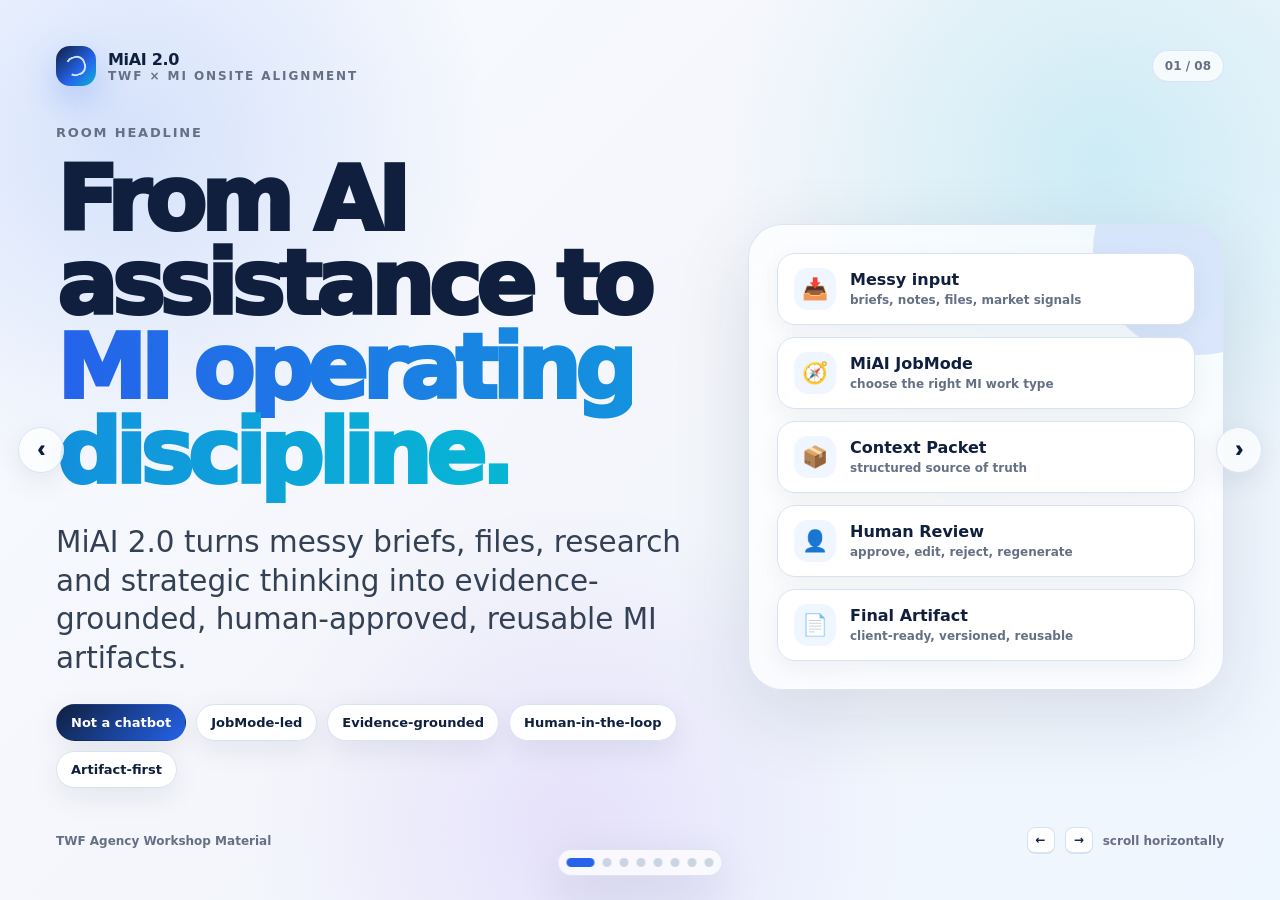
<file: workshop-slides/miai20_horizontal_slide.html>
<!DOCTYPE html>
<html lang="en">
<head>
<meta charset="UTF-8" />
<meta name="viewport" content="width=device-width, initial-scale=1.0" />
<title>MiAI 2.0 — Horizontal Scroll Deck</title>
<style>
:root{
  --bg:#f6f7fb;
  --ink:#101828;
  --muted:#667085;
  --navy:#0f1f3d;
  --blue:#2563eb;
  --cyan:#06b6d4;
  --teal:#0d9488;
  --green:#16a34a;
  --orange:#ea580c;
  --purple:#7c3aed;
  --pink:#db2777;
  --red:#dc2626;
  --card:#ffffff;
  --line:#d9e2f2;
  --glass:rgba(255,255,255,.72);
  --shadow:0 24px 80px rgba(15,31,61,.12);
  --soft:0 8px 30px rgba(15,31,61,.08);
}
*{box-sizing:border-box;margin:0;padding:0}
html,body{height:100%;overflow:hidden;background:var(--bg);font-family:Inter, ui-sans-serif, system-ui, -apple-system, BlinkMacSystemFont, "Segoe UI", sans-serif;color:var(--ink)}
body:before{
  content:"";position:fixed;inset:0;pointer-events:none;z-index:0;
  background:
    radial-gradient(circle at 10% 15%, rgba(37,99,235,.16), transparent 26%),
    radial-gradient(circle at 86% 18%, rgba(6,182,212,.16), transparent 28%),
    radial-gradient(circle at 45% 92%, rgba(124,58,237,.11), transparent 30%),
    linear-gradient(135deg, #f8fbff 0%, #f4f6fb 48%, #eef6ff 100%);
}
.deck{height:100vh;width:100vw;overflow-x:auto;overflow-y:hidden;display:flex;scroll-snap-type:x mandatory;scroll-behavior:smooth;position:relative;z-index:1}
.slide{height:100vh;width:100vw;min-width:100vw;scroll-snap-align:start;padding:46px 56px;display:grid;grid-template-rows:auto 1fr auto;position:relative}
.slide-inner{height:100%;display:grid;align-items:center;gap:28px}
.topbar{display:flex;align-items:center;justify-content:space-between;gap:20px;position:relative;z-index:5}
.brand{display:flex;align-items:center;gap:12px;font-weight:900;letter-spacing:-.02em;color:var(--navy)}
.logo{width:40px;height:40px;border-radius:14px;background:linear-gradient(135deg,var(--navy),var(--blue) 60%,var(--cyan));box-shadow:0 14px 34px rgba(37,99,235,.25);position:relative}
.logo:after{content:"";position:absolute;inset:10px;border:2px solid rgba(255,255,255,.82);border-radius:9px;border-left-color:transparent;transform:rotate(-18deg)}
.kicker{font-size:12px;text-transform:uppercase;letter-spacing:.16em;color:var(--muted);font-weight:800}
.counter{font-size:12px;color:var(--muted);font-weight:800;background:var(--glass);border:1px solid rgba(217,226,242,.9);padding:8px 12px;border-radius:999px;backdrop-filter:blur(16px)}
h1{font-size:clamp(44px,7vw,92px);line-height:.94;letter-spacing:-.065em;color:var(--navy);max-width:1100px;font-weight:950}
h2{font-size:clamp(34px,5vw,64px);line-height:1;letter-spacing:-.05em;color:var(--navy);font-weight:950;margin-bottom:18px}
h3{font-size:22px;line-height:1.1;color:var(--navy);font-weight:900;letter-spacing:-.025em}
p{font-size:18px;line-height:1.55;color:var(--muted)}
.big-copy{font-size:clamp(22px,2.3vw,34px);line-height:1.32;color:#344054;max-width:980px;font-weight:500}
.accent{background:linear-gradient(90deg,var(--blue),var(--cyan));-webkit-background-clip:text;background-clip:text;color:transparent}
.footer{display:flex;align-items:center;justify-content:space-between;font-size:12px;color:var(--muted);font-weight:700;position:relative;z-index:5}
.navhint{display:flex;align-items:center;gap:10px}
.key{border:1px solid var(--line);border-bottom-width:2px;background:#fff;border-radius:8px;padding:5px 8px;color:var(--navy);font-weight:900}
.pills{display:flex;flex-wrap:wrap;gap:10px;margin-top:26px}
.pill{padding:10px 14px;border-radius:999px;background:#fff;border:1px solid var(--line);box-shadow:var(--soft);font-size:13px;font-weight:850;color:var(--navy)}
.pill.hot{background:linear-gradient(135deg,var(--navy),var(--blue));color:#fff;border-color:transparent}
.hero-grid{display:grid;grid-template-columns:1.15fr .85fr;gap:48px;align-items:center}
.hero-card{background:rgba(255,255,255,.72);border:1px solid rgba(217,226,242,.9);border-radius:34px;padding:28px;box-shadow:var(--shadow);backdrop-filter:blur(18px);position:relative;overflow:hidden}
.hero-card:before{content:"";position:absolute;top:-80px;right:-80px;width:210px;height:210px;border-radius:50%;background:rgba(37,99,235,.14)}
.stack-flow{display:flex;flex-direction:column;gap:12px;position:relative;z-index:1}
.flow-item{display:grid;grid-template-columns:42px 1fr;gap:14px;align-items:center;background:#fff;border:1px solid var(--line);border-radius:18px;padding:14px 16px;box-shadow:0 8px 24px rgba(15,31,61,.06)}
.flow-icon{width:42px;height:42px;border-radius:14px;display:grid;place-items:center;background:#eff6ff;color:var(--blue);font-size:21px;font-weight:900}
.flow-item strong{font-size:16px;color:var(--navy);display:block}.flow-item span{font-size:12px;color:var(--muted);font-weight:700}
.grid-2{display:grid;grid-template-columns:1fr 1fr;gap:24px;align-items:stretch}.grid-3{display:grid;grid-template-columns:repeat(3,1fr);gap:20px}.grid-4{display:grid;grid-template-columns:repeat(4,1fr);gap:16px}
.card{background:#fff;border:1px solid var(--line);border-radius:26px;padding:24px;box-shadow:var(--soft)}
.card.dark{background:linear-gradient(145deg,var(--navy),#1d3b73);color:#fff;border-color:rgba(255,255,255,.14)}
.card.dark h3,.card.dark p{color:#fff}.card.dark p{opacity:.76}
.card .tag{display:inline-flex;margin-bottom:16px;font-size:11px;text-transform:uppercase;letter-spacing:.12em;color:var(--blue);font-weight:950;background:#eff6ff;padding:7px 10px;border-radius:999px}.card.dark .tag{background:rgba(255,255,255,.12);color:#a5f3fc}
.compare{display:grid;grid-template-columns:1fr 1fr;gap:24px;align-items:stretch}.compare-col{padding:28px;border-radius:30px;background:#fff;border:1px solid var(--line);box-shadow:var(--soft)}.compare-col.miai{background:linear-gradient(145deg,#0f1f3d,#1d4ed8);color:#fff}.compare-col.miai h3,.compare-col.miai li{color:#fff}.compare-col h3{font-size:28px;margin-bottom:20px}.compare-col ul{list-style:none;display:flex;flex-direction:column;gap:14px}.compare-col li{font-size:16px;color:#344054;font-weight:700;line-height:1.35;display:flex;gap:10px}.compare-col li:before{content:"→";color:var(--blue);font-weight:950}.compare-col.miai li:before{color:#67e8f9}
.job-grid{display:grid;grid-template-columns:repeat(5,1fr);gap:14px}.job{background:#fff;border:1px solid var(--line);border-radius:20px;padding:16px;min-height:132px;box-shadow:0 8px 24px rgba(15,31,61,.06);position:relative;overflow:hidden}.job:before{content:"";position:absolute;left:0;top:0;height:5px;width:100%;background:linear-gradient(90deg,var(--blue),var(--cyan))}.job .num{font-size:12px;font-weight:950;color:var(--blue);margin-bottom:12px}.job strong{display:block;font-size:16px;color:var(--navy);line-height:1.15;margin-bottom:8px}.job span{font-size:12px;color:var(--muted);font-weight:650;line-height:1.35}.job:nth-child(4):before,.job:nth-child(5):before{background:linear-gradient(90deg,var(--green),var(--teal))}.job:nth-child(6):before,.job:nth-child(7):before,.job:nth-child(8):before{background:linear-gradient(90deg,var(--purple),var(--pink))}.job:nth-child(9):before,.job:nth-child(10):before{background:linear-gradient(90deg,var(--orange),var(--red))}
.runtime{display:grid;grid-template-columns:repeat(6,1fr);gap:12px;align-items:center}.node{background:#fff;border:1px solid var(--line);border-radius:18px;padding:16px 12px;min-height:118px;display:grid;place-items:center;text-align:center;box-shadow:0 8px 24px rgba(15,31,61,.06);position:relative}.node:not(:last-child):after{content:"→";position:absolute;right:-14px;top:50%;transform:translateY(-50%);color:var(--blue);font-weight:950;z-index:2}.node .ico{font-size:24px;margin-bottom:8px}.node strong{font-size:14px;line-height:1.15;color:var(--navy)}.node span{font-size:11px;color:var(--muted);font-weight:700;margin-top:6px}.node.review{background:#fff7ed;border-color:#fed7aa}.node.final{background:#ecfeff;border-color:#a5f3fc}
.workshop{display:grid;grid-template-columns:.9fr 1.1fr;gap:32px;align-items:center}.agenda{display:flex;flex-direction:column;gap:14px}.agenda-item{display:grid;grid-template-columns:80px 1fr;gap:16px;align-items:center;background:#fff;border:1px solid var(--line);border-radius:20px;padding:16px;box-shadow:0 8px 24px rgba(15,31,61,.06)}.time{font-size:13px;font-weight:950;color:var(--blue);background:#eff6ff;border-radius:14px;padding:10px;text-align:center}.agenda-item strong{font-size:17px;color:var(--navy)}.agenda-item span{font-size:13px;color:var(--muted);font-weight:650}.board{background:#fff;border:1px solid var(--line);border-radius:30px;padding:26px;box-shadow:var(--shadow)}.sticky-grid{display:grid;grid-template-columns:repeat(2,1fr);gap:14px}.sticky{min-height:112px;border-radius:18px;padding:16px;background:#fef9c3;border:1px solid #fde68a;box-shadow:3px 4px 0 rgba(15,31,61,.08);transform:rotate(-.4deg)}.sticky:nth-child(2){background:#dbeafe;border-color:#bfdbfe;transform:rotate(.4deg)}.sticky:nth-child(3){background:#dcfce7;border-color:#bbf7d0;transform:rotate(.35deg)}.sticky:nth-child(4){background:#fce7f3;border-color:#fbcfe8;transform:rotate(-.35deg)}.sticky strong{font-size:16px;color:var(--navy);display:block;margin-bottom:8px}.sticky span{font-size:12px;color:#475467;font-weight:700;line-height:1.35}
.decision-table{width:100%;border-collapse:separate;border-spacing:0 10px}.decision-table th{text-align:left;font-size:12px;text-transform:uppercase;letter-spacing:.12em;color:var(--muted);padding:0 14px}.decision-table td{background:#fff;border-top:1px solid var(--line);border-bottom:1px solid var(--line);padding:16px 14px;font-size:15px;font-weight:750;color:#344054}.decision-table td:first-child{border-left:1px solid var(--line);border-radius:16px 0 0 16px;color:var(--blue);font-weight:950}.decision-table td:last-child{border-right:1px solid var(--line);border-radius:0 16px 16px 0}.status{display:inline-flex;padding:6px 10px;border-radius:999px;background:#ecfdf3;color:#027a48;font-size:12px;font-weight:950}
.final-quote{font-size:clamp(42px,6vw,84px);letter-spacing:-.06em;line-height:1.02;color:var(--navy);font-weight:950;max-width:1120px}.final-sub{font-size:24px;color:#344054;max-width:980px;margin-top:26px;line-height:1.4}.big-number{font-size:120px;line-height:.85;font-weight:950;color:rgba(37,99,235,.12);position:absolute;right:56px;bottom:78px;letter-spacing:-.08em}.mini-label{font-size:13px;color:var(--muted);font-weight:850;text-transform:uppercase;letter-spacing:.14em;margin-bottom:18px}
.controls{position:fixed;bottom:24px;left:50%;transform:translateX(-50%);z-index:20;display:flex;align-items:center;gap:8px;background:rgba(255,255,255,.72);border:1px solid rgba(217,226,242,.92);box-shadow:0 18px 50px rgba(15,31,61,.14);backdrop-filter:blur(18px);padding:8px;border-radius:999px}.dot{width:9px;height:9px;border-radius:999px;background:#cbd5e1;border:0;cursor:pointer;transition:.2s}.dot.active{width:28px;background:var(--blue)}
.arrow{position:fixed;top:50%;transform:translateY(-50%);z-index:19;width:46px;height:46px;border-radius:50%;border:1px solid var(--line);background:rgba(255,255,255,.74);backdrop-filter:blur(12px);box-shadow:var(--soft);cursor:pointer;color:var(--navy);font-weight:950;font-size:22px}.arrow.left{left:18px}.arrow.right{right:18px}.arrow:hover{background:#fff;color:var(--blue)}
@media(max-width:900px){.slide{padding:32px 24px}.hero-grid,.grid-2,.compare,.workshop{grid-template-columns:1fr}.grid-3,.grid-4,.job-grid{grid-template-columns:repeat(2,1fr)}.runtime{grid-template-columns:repeat(2,1fr)}.node:not(:last-child):after{display:none}.big-number{display:none}.arrow{display:none}.controls{bottom:12px}.slide{overflow-y:auto}.deck{overflow-y:hidden}}
@media(max-width:560px){h1{font-size:48px}h2{font-size:36px}.job-grid,.grid-3,.grid-4,.runtime,.sticky-grid{grid-template-columns:1fr}.slide{height:100dvh}.topbar{align-items:flex-start}.counter{display:none}}
</style>
</head>
<body>
<button class="arrow left" onclick="go(-1)">‹</button>
<button class="arrow right" onclick="go(1)">›</button>
<div class="deck" id="deck">

  <section class="slide" data-title="Intro">
    <div class="topbar"><div class="brand"><div class="logo"></div><div><div>MiAI 2.0</div><div class="kicker">TWF × MI Onsite Alignment</div></div></div><div class="counter">01 / 08</div></div>
    <div class="slide-inner hero-grid">
      <div>
        <div class="mini-label">Room headline</div>
        <h1>From AI assistance to <span class="accent">MI operating discipline.</span></h1>
        <p class="big-copy" style="margin-top:28px">MiAI 2.0 turns messy briefs, files, research and strategic thinking into evidence-grounded, human-approved, reusable MI artifacts.</p>
        <div class="pills"><span class="pill hot">Not a chatbot</span><span class="pill">JobMode-led</span><span class="pill">Evidence-grounded</span><span class="pill">Human-in-the-loop</span><span class="pill">Artifact-first</span></div>
      </div>
      <div class="hero-card">
        <div class="stack-flow">
          <div class="flow-item"><div class="flow-icon">📥</div><div><strong>Messy input</strong><span>briefs, notes, files, market signals</span></div></div>
          <div class="flow-item"><div class="flow-icon">🧭</div><div><strong>MiAI JobMode</strong><span>choose the right MI work type</span></div></div>
          <div class="flow-item"><div class="flow-icon">📦</div><div><strong>Context Packet</strong><span>structured source of truth</span></div></div>
          <div class="flow-item"><div class="flow-icon">👤</div><div><strong>Human Review</strong><span>approve, edit, reject, regenerate</span></div></div>
          <div class="flow-item"><div class="flow-icon">📄</div><div><strong>Final Artifact</strong><span>client-ready, versioned, reusable</span></div></div>
        </div>
      </div>
    </div>
    <div class="footer"><span>TWF Agency Workshop Material</span><span class="navhint"><span class="key">←</span><span class="key">→</span> scroll horizontally</span></div>
  </section>

  <section class="slide" data-title="Why">
    <div class="topbar"><div class="brand"><div class="logo"></div><div><div>Why MiAI 2.0</div><div class="kicker">Internal adoption story</div></div></div><div class="counter">02 / 08</div></div>
    <div class="slide-inner">
      <div>
        <h2>We are not selling another AI tool.</h2>
        <p class="big-copy">We are designing a repeatable MI work system that protects speed, quality, evidence and human judgment.</p>
      </div>
      <div class="grid-3">
        <div class="card"><span class="tag">Problem</span><h3>Prompt quality varies</h3><p>Generic AI output depends too much on who writes the prompt and how much context they remember.</p></div>
        <div class="card"><span class="tag">Risk</span><h3>Strategy becomes untraceable</h3><p>Recommendations can look polished but may not clearly show source, evidence, assumptions or review status.</p></div>
        <div class="card dark"><span class="tag">MiAI answer</span><h3>Governed strategy runtime</h3><p>MiAI structures work into JobModes, Context Packets, evidence, agents, review and artifacts.</p></div>
      </div>
    </div>
    <div class="footer"><span>Core message</span><span>Claude helps us use AI. MiAI helps us operationalize MI expertise.</span></div>
  </section>

  <section class="slide" data-title="Claude vs MiAI">
    <div class="topbar"><div class="brand"><div class="logo"></div><div><div>Winning Features</div><div class="kicker">Claude Cowork vs MiAI</div></div></div><div class="counter">03 / 08</div></div>
    <div class="slide-inner">
      <div>
        <h2>Claude is a coworker. <br><span class="accent">MiAI is the work operating system.</span></h2>
      </div>
      <div class="compare">
        <div class="compare-col">
          <h3>Claude Cowork</h3>
          <ul>
            <li>General AI assistant for writing, analysis and artifacts</li>
            <li>User starts from a blank chat or prompt</li>
            <li>Flexible, but output quality depends on user guidance</li>
            <li>Good for individual productivity and exploration</li>
            <li>Review and workflow discipline remain manual</li>
          </ul>
        </div>
        <div class="compare-col miai">
          <h3>MiAI 2.0</h3>
          <ul>
            <li>MI-specific strategy runtime built around JobModes</li>
            <li>Starts with structured work type and artifact goal</li>
            <li>Builds Context Packet before agent generation</li>
            <li>Grounds outputs with evidence and confidence</li>
            <li>Human review, regeneration and artifact versioning are built in</li>
          </ul>
        </div>
      </div>
    </div>
    <div class="footer"><span>Winning line</span><span>Claude helps with the task. MiAI defines, controls and governs the job.</span></div>
  </section>

  <section class="slide" data-title="JobModes">
    <div class="topbar"><div class="brand"><div class="logo"></div><div><div>Final MiAI JobMode</div><div class="kicker">10 MI work types</div></div></div><div class="counter">04 / 08</div></div>
    <div class="slide-inner">
      <div>
        <h2>JobMode is the menu of MI work.</h2>
        <p class="big-copy">It turns general AI capability into structured, evidence-grounded, human-approved strategy artifacts.</p>
      </div>
      <div class="job-grid">
        <div class="job"><div class="num">01</div><strong>Context Builder</strong><span>Context summary, research digest, market & consumer report</span></div>
        <div class="job"><div class="num">02</div><strong>Diagnosis & Insight</strong><span>Problem definition, insight framework, opportunity map</span></div>
        <div class="job"><div class="num">03</div><strong>Strategy Development</strong><span>Strategy blueprint, campaign framework, recommendation</span></div>
        <div class="job"><div class="num">04</div><strong>Content & Activation</strong><span>Content framework, activation plan, calendar</span></div>
        <div class="job"><div class="num">05</div><strong>Creator & Channel</strong><span>KOL recommendation, channel strategy, tier matrix</span></div>
        <div class="job"><div class="num">06</div><strong>Storytelling Presentation</strong><span>Storyline, slide narrative, presentation draft</span></div>
        <div class="job"><div class="num">07</div><strong>Creative Asset</strong><span>Concept visuals, mockups, icons, infographics</span></div>
        <div class="job"><div class="num">08</div><strong>Business Writing</strong><span>Proposal, executive summary, email, meeting notes</span></div>
        <div class="job"><div class="num">09</div><strong>Framework Mapping</strong><span>Strategic canvas, planning matrix, client framework</span></div>
        <div class="job"><div class="num">10</div><strong>Review & Optimization</strong><span>Review report, improvement recommendations, final version</span></div>
      </div>
    </div>
    <div class="footer"><span>Workshop task</span><span>Validate names, output formats and MVP priority.</span></div>
  </section>

  <section class="slide" data-title="Runtime Flow">
    <div class="topbar"><div class="brand"><div class="logo"></div><div><div>MiAI Runtime Flow</div><div class="kicker">From brief to artifact</div></div></div><div class="counter">05 / 08</div></div>
    <div class="slide-inner">
      <div>
        <h2>Runtime makes the process visible.</h2>
        <p class="big-copy">The flow is controlled, reviewable and artifact-based — not open-ended chat.</p>
      </div>
      <div class="runtime">
        <div class="node"><div class="ico">📥</div><strong>Input Brief</strong><span>raw work material</span></div>
        <div class="node"><div class="ico">⚙️</div><strong>Preprocess</strong><span>clean + extract</span></div>
        <div class="node"><div class="ico">🔍</div><strong>RAG Evidence</strong><span>retrieve support</span></div>
        <div class="node"><div class="ico">📦</div><strong>Context Packet</strong><span>source of truth</span></div>
        <div class="node"><div class="ico">🕸️</div><strong>Graph Runtime</strong><span>route agents</span></div>
        <div class="node"><div class="ico">🧠</div><strong>Agents</strong><span>context / strategy / story</span></div>
        <div class="node review"><div class="ico">👤</div><strong>Human Review</strong><span>approve / edit / reject</span></div>
        <div class="node"><div class="ico">♻️</div><strong>Regenerate</strong><span>selected artifact only</span></div>
        <div class="node final"><div class="ico">📄</div><strong>Final Artifact</strong><span>versioned output</span></div>
        <div class="node final"><div class="ico">📊</div><strong>Report / Deck</strong><span>client-ready</span></div>
      </div>
    </div>
    <div class="footer"><span>Governance principle</span><span>Every output becomes an artifact. Every final artifact needs human confidence.</span></div>
  </section>

  <section class="slide" data-title="Room Setup">
    <div class="topbar"><div class="brand"><div class="logo"></div><div><div>Onsite Room Organization</div><div class="kicker">Working strategy lab</div></div></div><div class="counter">06 / 08</div></div>
    <div class="slide-inner workshop">
      <div>
        <h2>Organize the room as a strategy lab.</h2>
        <p class="big-copy">The room should help MI see the transformation from AI chat to MI runtime.</p>
        <div class="pills"><span class="pill hot">Big Picture Wall</span><span class="pill">JobMode Wall</span><span class="pill">Claude vs MiAI</span><span class="pill">Demo Table</span><span class="pill">Artifact Gallery</span></div>
      </div>
      <div class="board">
        <div class="sticky-grid">
          <div class="sticky"><strong>Zone A — Why MiAI</strong><span>Show the big flow: messy work → JobMode → artifact.</span></div>
          <div class="sticky"><strong>Zone B — JobModes</strong><span>Display 10 work modes and ask MI to vote MVP priority.</span></div>
          <div class="sticky"><strong>Zone C — Difference</strong><span>Claude = AI coworker. MiAI = MI work OS.</span></div>
          <div class="sticky"><strong>Zone D — Demo</strong><span>Run one messy brief into context, strategy, review and final artifact.</span></div>
        </div>
      </div>
    </div>
    <div class="footer"><span>Physical setup</span><span>Make the system visible through walls, cards, stickies and live demo.</span></div>
  </section>

  <section class="slide" data-title="Agenda">
    <div class="topbar"><div class="brand"><div class="logo"></div><div><div>Meeting Flow</div><div class="kicker">Onsite agenda</div></div></div><div class="counter">07 / 08</div></div>
    <div class="slide-inner workshop">
      <div>
        <h2>Facilitate toward decisions, not only understanding.</h2>
        <p class="big-copy">Tomorrow’s goal is to confirm JobModes, MVP priority, artifact outputs and human review rules.</p>
      </div>
      <div class="agenda">
        <div class="agenda-item"><div class="time">0–10</div><div><strong>Opening frame</strong><br><span>MiAI is not a chatbot. It is MI operating discipline.</span></div></div>
        <div class="agenda-item"><div class="time">10–25</div><div><strong>Why MiAI 2.0</strong><br><span>Problem, difference, winning features vs Claude cowork.</span></div></div>
        <div class="agenda-item"><div class="time">25–45</div><div><strong>JobMode validation</strong><br><span>Review 10 modes. Dot vote MVP, later, confusing.</span></div></div>
        <div class="agenda-item"><div class="time">45–65</div><div><strong>Runtime demo</strong><br><span>Messy brief → context → agents → review → artifact.</span></div></div>
        <div class="agenda-item"><div class="time">65–90</div><div><strong>Decision board</strong><br><span>Confirm top workflows, outputs, approval points and next step.</span></div></div>
      </div>
    </div>
    <div class="footer"><span>Facilitation rule</span><span>Every discussion should end with an owner, a priority or a decision.</span></div>
  </section>

  <section class="slide" data-title="Decision Board">
    <div class="topbar"><div class="brand"><div class="logo"></div><div><div>Decision Board</div><div class="kicker">What we need from MI tomorrow</div></div></div><div class="counter">08 / 08</div></div>
    <div class="slide-inner">
      <div>
        <h2>Leave the room with clear build direction.</h2>
        <p class="big-copy">Use this board to capture the decisions that make MiAI 2.0 actionable after the onsite meeting.</p>
      </div>
      <table class="decision-table">
        <thead><tr><th>Decision</th><th>Question to confirm</th><th>Target outcome</th></tr></thead>
        <tbody>
          <tr><td>MVP JobModes</td><td>Which 3–5 modes should MiAI support first?</td><td><span class="status">Priority list</span></td></tr>
          <tr><td>Artifact Outputs</td><td>What should each selected mode produce?</td><td><span class="status">Output map</span></td></tr>
          <tr><td>Human Review</td><td>Where must humans approve, edit, reject or regenerate?</td><td><span class="status">Governance rules</span></td></tr>
          <tr><td>Adoption Proof</td><td>What makes MI say “this is useful enough to adopt”?</td><td><span class="status">Pilot success criteria</span></td></tr>
          <tr><td>Next Step</td><td>Who signs off, who provides inputs, who tests?</td><td><span class="status">Ownership</span></td></tr>
        </tbody>
      </table>
      <div>
        <div class="final-quote">MiAI captures MI thinking, structures it, accelerates it, and makes it reusable.</div>
        <div class="final-sub">Final close: We are not replacing MI experts. We are turning MI expertise into a repeatable operating system.</div>
      </div>
    </div>
    <div class="footer"><span>Close the meeting with decisions</span><span>JobModes • Artifacts • Review rules • Pilot criteria • Ownership</span></div>
  </section>

</div>
<div class="controls" id="dots"></div>
<script>
const deck = document.getElementById('deck');
const slides = [...document.querySelectorAll('.slide')];
const dots = document.getElementById('dots');
let current = 0;
function renderDots(){dots.innerHTML = slides.map((_,i)=>`<button class="dot ${i===current?'active':''}" onclick="jump(${i})" aria-label="Go to slide ${i+1}"></button>`).join('')}
function jump(i){current=Math.max(0,Math.min(slides.length-1,i));slides[current].scrollIntoView({behavior:'smooth', inline:'start'});renderDots()}
function go(d){jump(current+d)}
deck.addEventListener('scroll',()=>{const i=Math.round(deck.scrollLeft / window.innerWidth); if(i!==current){current=i;renderDots()}},{passive:true});
document.addEventListener('keydown',(e)=>{if(e.key==='ArrowRight'||e.key==='PageDown')go(1); if(e.key==='ArrowLeft'||e.key==='PageUp')go(-1); if(e.key==='Home')jump(0); if(e.key==='End')jump(slides.length-1);});
renderDots();
</script>
</body>
</html>
</file>
